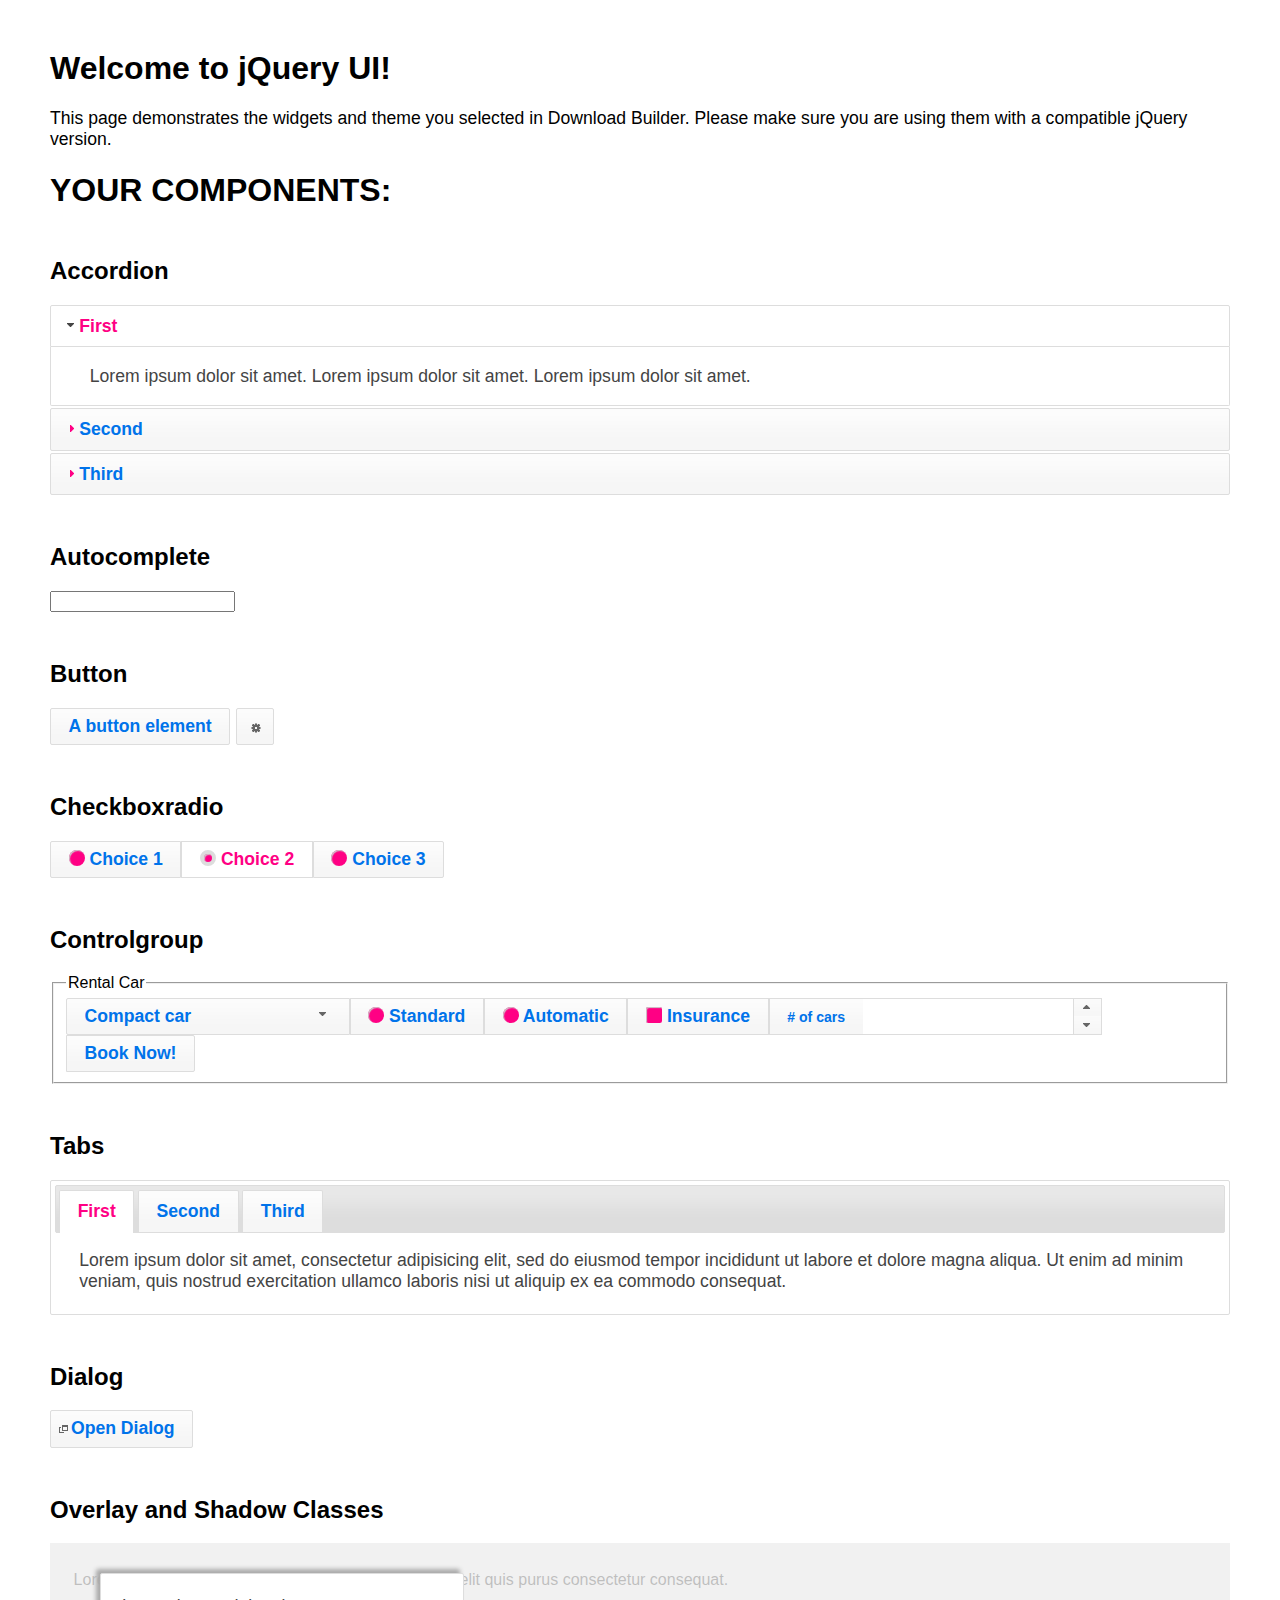
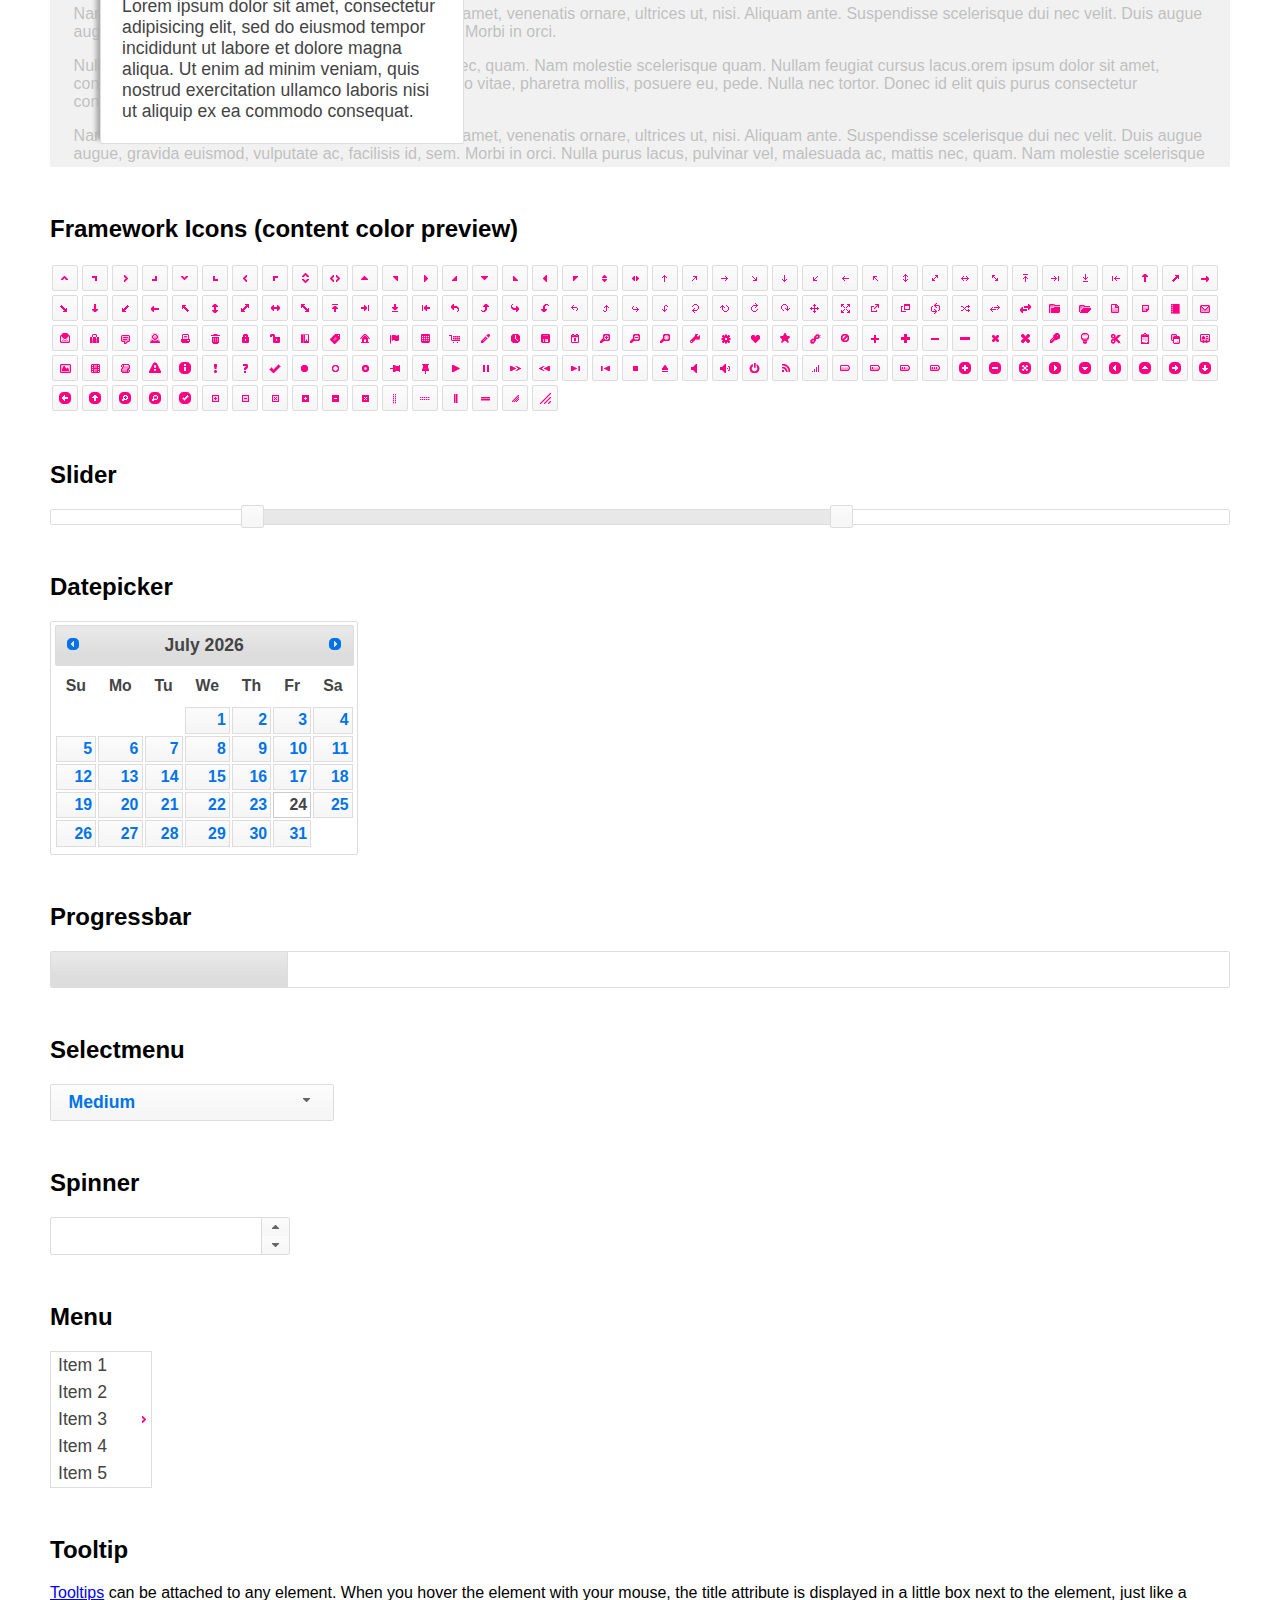
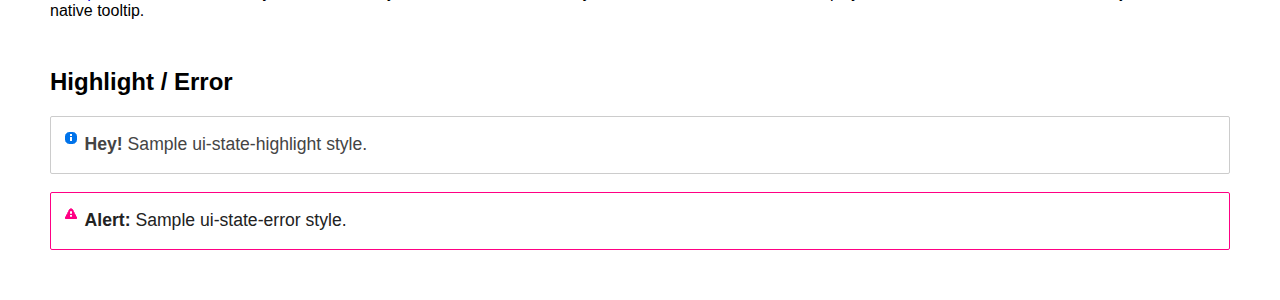
<file: project-Final/jquery-ui-1.14.1.custom/index.html>
<!doctype html>
<html lang="us">
<head>
	<meta charset="utf-8">
	<title>jQuery UI Example Page</title>
	<link href="jquery-ui.css" rel="stylesheet">
	<style>
	body{
		font-family: "Trebuchet MS", sans-serif;
		margin: 50px;
	}
	.demoHeaders {
		margin-top: 2em;
	}
	#dialog-link {
		padding: .4em 1em .4em 20px;
		text-decoration: none;
		position: relative;
	}
	#dialog-link span.ui-icon {
		margin: 0 5px 0 0;
		position: absolute;
		left: .2em;
		top: 50%;
		margin-top: -8px;
	}
	#icons {
		margin: 0;
		padding: 0;
	}
	#icons li {
		margin: 2px;
		position: relative;
		padding: 4px 0;
		cursor: pointer;
		float: left;
		list-style: none;
	}
	#icons span.ui-icon {
		float: left;
		margin: 0 4px;
	}
	.fakewindowcontain .ui-widget-overlay {
		position: absolute;
	}
	select {
		width: 200px;
	}
	</style>
</head>
<body>

<h1>Welcome to jQuery UI!</h1>

<div class="ui-widget">
	<p>This page demonstrates the widgets and theme you selected in Download Builder. Please make sure you are using them with a compatible jQuery version.</p>
</div>

<h1>YOUR COMPONENTS:</h1>

<!-- Accordion -->
<h2 class="demoHeaders">Accordion</h2>
<div id="accordion">
	<h3>First</h3>
	<div>Lorem ipsum dolor sit amet. Lorem ipsum dolor sit amet. Lorem ipsum dolor sit amet.</div>
	<h3>Second</h3>
	<div>Phasellus mattis tincidunt nibh.</div>
	<h3>Third</h3>
	<div>Nam dui erat, auctor a, dignissim quis.</div>
</div>

<!-- Autocomplete -->
<h2 class="demoHeaders">Autocomplete</h2>
<div>
	<input id="autocomplete" title="type &quot;a&quot;">
</div>

<!-- Button -->
<h2 class="demoHeaders">Button</h2>
<button id="button">A button element</button>
<button id="button-icon">An icon-only button</button>

<!-- Checkboxradio -->
<h2 class="demoHeaders">Checkboxradio</h2>
<form style="margin-top: 1em;">
	<div id="radioset">
		<input type="radio" id="radio1" name="radio"><label for="radio1">Choice 1</label>
		<input type="radio" id="radio2" name="radio" checked="checked"><label for="radio2">Choice 2</label>
		<input type="radio" id="radio3" name="radio"><label for="radio3">Choice 3</label>
	</div>
</form>

<!-- Controlgroup -->
<h2 class="demoHeaders">Controlgroup</h2>
<fieldset>
	<legend>Rental Car</legend>
	<div id="controlgroup">
		<select id="car-type">
			<option>Compact car</option>
			<option>Midsize car</option>
			<option>Full size car</option>
			<option>SUV</option>
			<option>Luxury</option>
			<option>Truck</option>
			<option>Van</option>
		</select>
		<label for="transmission-standard">Standard</label>
		<input type="radio" name="transmission" id="transmission-standard">
		<label for="transmission-automatic">Automatic</label>
		<input type="radio" name="transmission" id="transmission-automatic">
		<label for="insurance">Insurance</label>
		<input type="checkbox" name="insurance" id="insurance">
		<label for="horizontal-spinner" class="ui-controlgroup-label"># of cars</label>
		<input id="horizontal-spinner" class="ui-spinner-input">
		<button>Book Now!</button>
	</div>
</fieldset>

<!-- Tabs -->
<h2 class="demoHeaders">Tabs</h2>
<div id="tabs">
	<ul>
		<li><a href="#tabs-1">First</a></li>
		<li><a href="#tabs-2">Second</a></li>
		<li><a href="#tabs-3">Third</a></li>
	</ul>
	<div id="tabs-1">Lorem ipsum dolor sit amet, consectetur adipisicing elit, sed do eiusmod tempor incididunt ut labore et dolore magna aliqua. Ut enim ad minim veniam, quis nostrud exercitation ullamco laboris nisi ut aliquip ex ea commodo consequat.</div>
	<div id="tabs-2">Phasellus mattis tincidunt nibh. Cras orci urna, blandit id, pretium vel, aliquet ornare, felis. Maecenas scelerisque sem non nisl. Fusce sed lorem in enim dictum bibendum.</div>
	<div id="tabs-3">Nam dui erat, auctor a, dignissim quis, sollicitudin eu, felis. Pellentesque nisi urna, interdum eget, sagittis et, consequat vestibulum, lacus. Mauris porttitor ullamcorper augue.</div>
</div>

<h2 class="demoHeaders">Dialog</h2>
<p>
	<button id="dialog-link" class="ui-button ui-corner-all ui-widget">
		<span class="ui-icon ui-icon-newwin"></span>Open Dialog
	</button>
</p>

<h2 class="demoHeaders">Overlay and Shadow Classes</h2>
<div style="position: relative; width: 96%; height: 200px; padding:1% 2%; overflow:hidden;" class="fakewindowcontain">
	<p>Lorem ipsum dolor sit amet,  Nulla nec tortor. Donec id elit quis purus consectetur consequat. </p><p>Nam congue semper tellus. Sed erat dolor, dapibus sit amet, venenatis ornare, ultrices ut, nisi. Aliquam ante. Suspendisse scelerisque dui nec velit. Duis augue augue, gravida euismod, vulputate ac, facilisis id, sem. Morbi in orci. </p><p>Nulla purus lacus, pulvinar vel, malesuada ac, mattis nec, quam. Nam molestie scelerisque quam. Nullam feugiat cursus lacus.orem ipsum dolor sit amet, consectetur adipiscing elit. Donec libero risus, commodo vitae, pharetra mollis, posuere eu, pede. Nulla nec tortor. Donec id elit quis purus consectetur consequat. </p><p>Nam congue semper tellus. Sed erat dolor, dapibus sit amet, venenatis ornare, ultrices ut, nisi. Aliquam ante. Suspendisse scelerisque dui nec velit. Duis augue augue, gravida euismod, vulputate ac, facilisis id, sem. Morbi in orci. Nulla purus lacus, pulvinar vel, malesuada ac, mattis nec, quam. Nam molestie scelerisque quam. </p><p>Nullam feugiat cursus lacus.orem ipsum dolor sit amet, consectetur adipiscing elit. Donec libero risus, commodo vitae, pharetra mollis, posuere eu, pede. Nulla nec tortor. Donec id elit quis purus consectetur consequat. Nam congue semper tellus. Sed erat dolor, dapibus sit amet, venenatis ornare, ultrices ut, nisi. Aliquam ante. </p><p>Suspendisse scelerisque dui nec velit. Duis augue augue, gravida euismod, vulputate ac, facilisis id, sem. Morbi in orci. Nulla purus lacus, pulvinar vel, malesuada ac, mattis nec, quam. Nam molestie scelerisque quam. Nullam feugiat cursus lacus.orem ipsum dolor sit amet, consectetur adipiscing elit. Donec libero risus, commodo vitae, pharetra mollis, posuere eu, pede. Nulla nec tortor. Donec id elit quis purus consectetur consequat. Nam congue semper tellus. Sed erat dolor, dapibus sit amet, venenatis ornare, ultrices ut, nisi. </p>

	<!-- ui-dialog -->
	<div class="ui-widget-overlay ui-front"></div>
	<div style="position: absolute; width: 320px; left: 50px; top: 30px; padding: 1.2em" class="ui-widget ui-front ui-widget-content ui-corner-all ui-widget-shadow">
		Lorem ipsum dolor sit amet, consectetur adipisicing elit, sed do eiusmod tempor incididunt ut labore et dolore magna aliqua. Ut enim ad minim veniam, quis nostrud exercitation ullamco laboris nisi ut aliquip ex ea commodo consequat.
	</div>

</div>

<!-- ui-dialog -->
<div id="dialog" title="Dialog Title">
	<p>Lorem ipsum dolor sit amet, consectetur adipisicing elit, sed do eiusmod tempor incididunt ut labore et dolore magna aliqua. Ut enim ad minim veniam, quis nostrud exercitation ullamco laboris nisi ut aliquip ex ea commodo consequat.</p>
</div>


<h2 class="demoHeaders">Framework Icons (content color preview)</h2>
<ul id="icons" class="ui-widget ui-helper-clearfix">
	<li class="ui-state-default ui-corner-all" title=".ui-icon-caret-1-n"><span class="ui-icon ui-icon-caret-1-n"></span></li>
	<li class="ui-state-default ui-corner-all" title=".ui-icon-caret-1-ne"><span class="ui-icon ui-icon-caret-1-ne"></span></li>
	<li class="ui-state-default ui-corner-all" title=".ui-icon-caret-1-e"><span class="ui-icon ui-icon-caret-1-e"></span></li>
	<li class="ui-state-default ui-corner-all" title=".ui-icon-caret-1-se"><span class="ui-icon ui-icon-caret-1-se"></span></li>
	<li class="ui-state-default ui-corner-all" title=".ui-icon-caret-1-s"><span class="ui-icon ui-icon-caret-1-s"></span></li>
	<li class="ui-state-default ui-corner-all" title=".ui-icon-caret-1-sw"><span class="ui-icon ui-icon-caret-1-sw"></span></li>
	<li class="ui-state-default ui-corner-all" title=".ui-icon-caret-1-w"><span class="ui-icon ui-icon-caret-1-w"></span></li>
	<li class="ui-state-default ui-corner-all" title=".ui-icon-caret-1-nw"><span class="ui-icon ui-icon-caret-1-nw"></span></li>
	<li class="ui-state-default ui-corner-all" title=".ui-icon-caret-2-n-s"><span class="ui-icon ui-icon-caret-2-n-s"></span></li>
	<li class="ui-state-default ui-corner-all" title=".ui-icon-caret-2-e-w"><span class="ui-icon ui-icon-caret-2-e-w"></span></li>
	<li class="ui-state-default ui-corner-all" title=".ui-icon-triangle-1-n"><span class="ui-icon ui-icon-triangle-1-n"></span></li>
	<li class="ui-state-default ui-corner-all" title=".ui-icon-triangle-1-ne"><span class="ui-icon ui-icon-triangle-1-ne"></span></li>
	<li class="ui-state-default ui-corner-all" title=".ui-icon-triangle-1-e"><span class="ui-icon ui-icon-triangle-1-e"></span></li>
	<li class="ui-state-default ui-corner-all" title=".ui-icon-triangle-1-se"><span class="ui-icon ui-icon-triangle-1-se"></span></li>
	<li class="ui-state-default ui-corner-all" title=".ui-icon-triangle-1-s"><span class="ui-icon ui-icon-triangle-1-s"></span></li>
	<li class="ui-state-default ui-corner-all" title=".ui-icon-triangle-1-sw"><span class="ui-icon ui-icon-triangle-1-sw"></span></li>
	<li class="ui-state-default ui-corner-all" title=".ui-icon-triangle-1-w"><span class="ui-icon ui-icon-triangle-1-w"></span></li>
	<li class="ui-state-default ui-corner-all" title=".ui-icon-triangle-1-nw"><span class="ui-icon ui-icon-triangle-1-nw"></span></li>
	<li class="ui-state-default ui-corner-all" title=".ui-icon-triangle-2-n-s"><span class="ui-icon ui-icon-triangle-2-n-s"></span></li>
	<li class="ui-state-default ui-corner-all" title=".ui-icon-triangle-2-e-w"><span class="ui-icon ui-icon-triangle-2-e-w"></span></li>
	<li class="ui-state-default ui-corner-all" title=".ui-icon-arrow-1-n"><span class="ui-icon ui-icon-arrow-1-n"></span></li>
	<li class="ui-state-default ui-corner-all" title=".ui-icon-arrow-1-ne"><span class="ui-icon ui-icon-arrow-1-ne"></span></li>
	<li class="ui-state-default ui-corner-all" title=".ui-icon-arrow-1-e"><span class="ui-icon ui-icon-arrow-1-e"></span></li>
	<li class="ui-state-default ui-corner-all" title=".ui-icon-arrow-1-se"><span class="ui-icon ui-icon-arrow-1-se"></span></li>
	<li class="ui-state-default ui-corner-all" title=".ui-icon-arrow-1-s"><span class="ui-icon ui-icon-arrow-1-s"></span></li>
	<li class="ui-state-default ui-corner-all" title=".ui-icon-arrow-1-sw"><span class="ui-icon ui-icon-arrow-1-sw"></span></li>
	<li class="ui-state-default ui-corner-all" title=".ui-icon-arrow-1-w"><span class="ui-icon ui-icon-arrow-1-w"></span></li>
	<li class="ui-state-default ui-corner-all" title=".ui-icon-arrow-1-nw"><span class="ui-icon ui-icon-arrow-1-nw"></span></li>
	<li class="ui-state-default ui-corner-all" title=".ui-icon-arrow-2-n-s"><span class="ui-icon ui-icon-arrow-2-n-s"></span></li>
	<li class="ui-state-default ui-corner-all" title=".ui-icon-arrow-2-ne-sw"><span class="ui-icon ui-icon-arrow-2-ne-sw"></span></li>
	<li class="ui-state-default ui-corner-all" title=".ui-icon-arrow-2-e-w"><span class="ui-icon ui-icon-arrow-2-e-w"></span></li>
	<li class="ui-state-default ui-corner-all" title=".ui-icon-arrow-2-se-nw"><span class="ui-icon ui-icon-arrow-2-se-nw"></span></li>
	<li class="ui-state-default ui-corner-all" title=".ui-icon-arrowstop-1-n"><span class="ui-icon ui-icon-arrowstop-1-n"></span></li>
	<li class="ui-state-default ui-corner-all" title=".ui-icon-arrowstop-1-e"><span class="ui-icon ui-icon-arrowstop-1-e"></span></li>
	<li class="ui-state-default ui-corner-all" title=".ui-icon-arrowstop-1-s"><span class="ui-icon ui-icon-arrowstop-1-s"></span></li>
	<li class="ui-state-default ui-corner-all" title=".ui-icon-arrowstop-1-w"><span class="ui-icon ui-icon-arrowstop-1-w"></span></li>
	<li class="ui-state-default ui-corner-all" title=".ui-icon-arrowthick-1-n"><span class="ui-icon ui-icon-arrowthick-1-n"></span></li>
	<li class="ui-state-default ui-corner-all" title=".ui-icon-arrowthick-1-ne"><span class="ui-icon ui-icon-arrowthick-1-ne"></span></li>
	<li class="ui-state-default ui-corner-all" title=".ui-icon-arrowthick-1-e"><span class="ui-icon ui-icon-arrowthick-1-e"></span></li>
	<li class="ui-state-default ui-corner-all" title=".ui-icon-arrowthick-1-se"><span class="ui-icon ui-icon-arrowthick-1-se"></span></li>
	<li class="ui-state-default ui-corner-all" title=".ui-icon-arrowthick-1-s"><span class="ui-icon ui-icon-arrowthick-1-s"></span></li>
	<li class="ui-state-default ui-corner-all" title=".ui-icon-arrowthick-1-sw"><span class="ui-icon ui-icon-arrowthick-1-sw"></span></li>
	<li class="ui-state-default ui-corner-all" title=".ui-icon-arrowthick-1-w"><span class="ui-icon ui-icon-arrowthick-1-w"></span></li>
	<li class="ui-state-default ui-corner-all" title=".ui-icon-arrowthick-1-nw"><span class="ui-icon ui-icon-arrowthick-1-nw"></span></li>
	<li class="ui-state-default ui-corner-all" title=".ui-icon-arrowthick-2-n-s"><span class="ui-icon ui-icon-arrowthick-2-n-s"></span></li>
	<li class="ui-state-default ui-corner-all" title=".ui-icon-arrowthick-2-ne-sw"><span class="ui-icon ui-icon-arrowthick-2-ne-sw"></span></li>
	<li class="ui-state-default ui-corner-all" title=".ui-icon-arrowthick-2-e-w"><span class="ui-icon ui-icon-arrowthick-2-e-w"></span></li>
	<li class="ui-state-default ui-corner-all" title=".ui-icon-arrowthick-2-se-nw"><span class="ui-icon ui-icon-arrowthick-2-se-nw"></span></li>
	<li class="ui-state-default ui-corner-all" title=".ui-icon-arrowthickstop-1-n"><span class="ui-icon ui-icon-arrowthickstop-1-n"></span></li>
	<li class="ui-state-default ui-corner-all" title=".ui-icon-arrowthickstop-1-e"><span class="ui-icon ui-icon-arrowthickstop-1-e"></span></li>
	<li class="ui-state-default ui-corner-all" title=".ui-icon-arrowthickstop-1-s"><span class="ui-icon ui-icon-arrowthickstop-1-s"></span></li>
	<li class="ui-state-default ui-corner-all" title=".ui-icon-arrowthickstop-1-w"><span class="ui-icon ui-icon-arrowthickstop-1-w"></span></li>
	<li class="ui-state-default ui-corner-all" title=".ui-icon-arrowreturnthick-1-w"><span class="ui-icon ui-icon-arrowreturnthick-1-w"></span></li>
	<li class="ui-state-default ui-corner-all" title=".ui-icon-arrowreturnthick-1-n"><span class="ui-icon ui-icon-arrowreturnthick-1-n"></span></li>
	<li class="ui-state-default ui-corner-all" title=".ui-icon-arrowreturnthick-1-e"><span class="ui-icon ui-icon-arrowreturnthick-1-e"></span></li>
	<li class="ui-state-default ui-corner-all" title=".ui-icon-arrowreturnthick-1-s"><span class="ui-icon ui-icon-arrowreturnthick-1-s"></span></li>
	<li class="ui-state-default ui-corner-all" title=".ui-icon-arrowreturn-1-w"><span class="ui-icon ui-icon-arrowreturn-1-w"></span></li>
	<li class="ui-state-default ui-corner-all" title=".ui-icon-arrowreturn-1-n"><span class="ui-icon ui-icon-arrowreturn-1-n"></span></li>
	<li class="ui-state-default ui-corner-all" title=".ui-icon-arrowreturn-1-e"><span class="ui-icon ui-icon-arrowreturn-1-e"></span></li>
	<li class="ui-state-default ui-corner-all" title=".ui-icon-arrowreturn-1-s"><span class="ui-icon ui-icon-arrowreturn-1-s"></span></li>
	<li class="ui-state-default ui-corner-all" title=".ui-icon-arrowrefresh-1-w"><span class="ui-icon ui-icon-arrowrefresh-1-w"></span></li>
	<li class="ui-state-default ui-corner-all" title=".ui-icon-arrowrefresh-1-n"><span class="ui-icon ui-icon-arrowrefresh-1-n"></span></li>
	<li class="ui-state-default ui-corner-all" title=".ui-icon-arrowrefresh-1-e"><span class="ui-icon ui-icon-arrowrefresh-1-e"></span></li>
	<li class="ui-state-default ui-corner-all" title=".ui-icon-arrowrefresh-1-s"><span class="ui-icon ui-icon-arrowrefresh-1-s"></span></li>
	<li class="ui-state-default ui-corner-all" title=".ui-icon-arrow-4"><span class="ui-icon ui-icon-arrow-4"></span></li>
	<li class="ui-state-default ui-corner-all" title=".ui-icon-arrow-4-diag"><span class="ui-icon ui-icon-arrow-4-diag"></span></li>
	<li class="ui-state-default ui-corner-all" title=".ui-icon-extlink"><span class="ui-icon ui-icon-extlink"></span></li>
	<li class="ui-state-default ui-corner-all" title=".ui-icon-newwin"><span class="ui-icon ui-icon-newwin"></span></li>
	<li class="ui-state-default ui-corner-all" title=".ui-icon-refresh"><span class="ui-icon ui-icon-refresh"></span></li>
	<li class="ui-state-default ui-corner-all" title=".ui-icon-shuffle"><span class="ui-icon ui-icon-shuffle"></span></li>
	<li class="ui-state-default ui-corner-all" title=".ui-icon-transfer-e-w"><span class="ui-icon ui-icon-transfer-e-w"></span></li>
	<li class="ui-state-default ui-corner-all" title=".ui-icon-transferthick-e-w"><span class="ui-icon ui-icon-transferthick-e-w"></span></li>
	<li class="ui-state-default ui-corner-all" title=".ui-icon-folder-collapsed"><span class="ui-icon ui-icon-folder-collapsed"></span></li>
	<li class="ui-state-default ui-corner-all" title=".ui-icon-folder-open"><span class="ui-icon ui-icon-folder-open"></span></li>
	<li class="ui-state-default ui-corner-all" title=".ui-icon-document"><span class="ui-icon ui-icon-document"></span></li>
	<li class="ui-state-default ui-corner-all" title=".ui-icon-document-b"><span class="ui-icon ui-icon-document-b"></span></li>
	<li class="ui-state-default ui-corner-all" title=".ui-icon-note"><span class="ui-icon ui-icon-note"></span></li>
	<li class="ui-state-default ui-corner-all" title=".ui-icon-mail-closed"><span class="ui-icon ui-icon-mail-closed"></span></li>
	<li class="ui-state-default ui-corner-all" title=".ui-icon-mail-open"><span class="ui-icon ui-icon-mail-open"></span></li>
	<li class="ui-state-default ui-corner-all" title=".ui-icon-suitcase"><span class="ui-icon ui-icon-suitcase"></span></li>
	<li class="ui-state-default ui-corner-all" title=".ui-icon-comment"><span class="ui-icon ui-icon-comment"></span></li>
	<li class="ui-state-default ui-corner-all" title=".ui-icon-person"><span class="ui-icon ui-icon-person"></span></li>
	<li class="ui-state-default ui-corner-all" title=".ui-icon-print"><span class="ui-icon ui-icon-print"></span></li>
	<li class="ui-state-default ui-corner-all" title=".ui-icon-trash"><span class="ui-icon ui-icon-trash"></span></li>
	<li class="ui-state-default ui-corner-all" title=".ui-icon-locked"><span class="ui-icon ui-icon-locked"></span></li>
	<li class="ui-state-default ui-corner-all" title=".ui-icon-unlocked"><span class="ui-icon ui-icon-unlocked"></span></li>
	<li class="ui-state-default ui-corner-all" title=".ui-icon-bookmark"><span class="ui-icon ui-icon-bookmark"></span></li>
	<li class="ui-state-default ui-corner-all" title=".ui-icon-tag"><span class="ui-icon ui-icon-tag"></span></li>
	<li class="ui-state-default ui-corner-all" title=".ui-icon-home"><span class="ui-icon ui-icon-home"></span></li>
	<li class="ui-state-default ui-corner-all" title=".ui-icon-flag"><span class="ui-icon ui-icon-flag"></span></li>
	<li class="ui-state-default ui-corner-all" title=".ui-icon-calculator"><span class="ui-icon ui-icon-calculator"></span></li>
	<li class="ui-state-default ui-corner-all" title=".ui-icon-cart"><span class="ui-icon ui-icon-cart"></span></li>
	<li class="ui-state-default ui-corner-all" title=".ui-icon-pencil"><span class="ui-icon ui-icon-pencil"></span></li>
	<li class="ui-state-default ui-corner-all" title=".ui-icon-clock"><span class="ui-icon ui-icon-clock"></span></li>
	<li class="ui-state-default ui-corner-all" title=".ui-icon-disk"><span class="ui-icon ui-icon-disk"></span></li>
	<li class="ui-state-default ui-corner-all" title=".ui-icon-calendar"><span class="ui-icon ui-icon-calendar"></span></li>
	<li class="ui-state-default ui-corner-all" title=".ui-icon-zoomin"><span class="ui-icon ui-icon-zoomin"></span></li>
	<li class="ui-state-default ui-corner-all" title=".ui-icon-zoomout"><span class="ui-icon ui-icon-zoomout"></span></li>
	<li class="ui-state-default ui-corner-all" title=".ui-icon-search"><span class="ui-icon ui-icon-search"></span></li>
	<li class="ui-state-default ui-corner-all" title=".ui-icon-wrench"><span class="ui-icon ui-icon-wrench"></span></li>
	<li class="ui-state-default ui-corner-all" title=".ui-icon-gear"><span class="ui-icon ui-icon-gear"></span></li>
	<li class="ui-state-default ui-corner-all" title=".ui-icon-heart"><span class="ui-icon ui-icon-heart"></span></li>
	<li class="ui-state-default ui-corner-all" title=".ui-icon-star"><span class="ui-icon ui-icon-star"></span></li>
	<li class="ui-state-default ui-corner-all" title=".ui-icon-link"><span class="ui-icon ui-icon-link"></span></li>
	<li class="ui-state-default ui-corner-all" title=".ui-icon-cancel"><span class="ui-icon ui-icon-cancel"></span></li>
	<li class="ui-state-default ui-corner-all" title=".ui-icon-plus"><span class="ui-icon ui-icon-plus"></span></li>
	<li class="ui-state-default ui-corner-all" title=".ui-icon-plusthick"><span class="ui-icon ui-icon-plusthick"></span></li>
	<li class="ui-state-default ui-corner-all" title=".ui-icon-minus"><span class="ui-icon ui-icon-minus"></span></li>
	<li class="ui-state-default ui-corner-all" title=".ui-icon-minusthick"><span class="ui-icon ui-icon-minusthick"></span></li>
	<li class="ui-state-default ui-corner-all" title=".ui-icon-close"><span class="ui-icon ui-icon-close"></span></li>
	<li class="ui-state-default ui-corner-all" title=".ui-icon-closethick"><span class="ui-icon ui-icon-closethick"></span></li>
	<li class="ui-state-default ui-corner-all" title=".ui-icon-key"><span class="ui-icon ui-icon-key"></span></li>
	<li class="ui-state-default ui-corner-all" title=".ui-icon-lightbulb"><span class="ui-icon ui-icon-lightbulb"></span></li>
	<li class="ui-state-default ui-corner-all" title=".ui-icon-scissors"><span class="ui-icon ui-icon-scissors"></span></li>
	<li class="ui-state-default ui-corner-all" title=".ui-icon-clipboard"><span class="ui-icon ui-icon-clipboard"></span></li>
	<li class="ui-state-default ui-corner-all" title=".ui-icon-copy"><span class="ui-icon ui-icon-copy"></span></li>
	<li class="ui-state-default ui-corner-all" title=".ui-icon-contact"><span class="ui-icon ui-icon-contact"></span></li>
	<li class="ui-state-default ui-corner-all" title=".ui-icon-image"><span class="ui-icon ui-icon-image"></span></li>
	<li class="ui-state-default ui-corner-all" title=".ui-icon-video"><span class="ui-icon ui-icon-video"></span></li>
	<li class="ui-state-default ui-corner-all" title=".ui-icon-script"><span class="ui-icon ui-icon-script"></span></li>
	<li class="ui-state-default ui-corner-all" title=".ui-icon-alert"><span class="ui-icon ui-icon-alert"></span></li>
	<li class="ui-state-default ui-corner-all" title=".ui-icon-info"><span class="ui-icon ui-icon-info"></span></li>
	<li class="ui-state-default ui-corner-all" title=".ui-icon-notice"><span class="ui-icon ui-icon-notice"></span></li>
	<li class="ui-state-default ui-corner-all" title=".ui-icon-help"><span class="ui-icon ui-icon-help"></span></li>
	<li class="ui-state-default ui-corner-all" title=".ui-icon-check"><span class="ui-icon ui-icon-check"></span></li>
	<li class="ui-state-default ui-corner-all" title=".ui-icon-bullet"><span class="ui-icon ui-icon-bullet"></span></li>
	<li class="ui-state-default ui-corner-all" title=".ui-icon-radio-off"><span class="ui-icon ui-icon-radio-off"></span></li>
	<li class="ui-state-default ui-corner-all" title=".ui-icon-radio-on"><span class="ui-icon ui-icon-radio-on"></span></li>
	<li class="ui-state-default ui-corner-all" title=".ui-icon-pin-w"><span class="ui-icon ui-icon-pin-w"></span></li>
	<li class="ui-state-default ui-corner-all" title=".ui-icon-pin-s"><span class="ui-icon ui-icon-pin-s"></span></li>
	<li class="ui-state-default ui-corner-all" title=".ui-icon-play"><span class="ui-icon ui-icon-play"></span></li>
	<li class="ui-state-default ui-corner-all" title=".ui-icon-pause"><span class="ui-icon ui-icon-pause"></span></li>
	<li class="ui-state-default ui-corner-all" title=".ui-icon-seek-next"><span class="ui-icon ui-icon-seek-next"></span></li>
	<li class="ui-state-default ui-corner-all" title=".ui-icon-seek-prev"><span class="ui-icon ui-icon-seek-prev"></span></li>
	<li class="ui-state-default ui-corner-all" title=".ui-icon-seek-end"><span class="ui-icon ui-icon-seek-end"></span></li>
	<li class="ui-state-default ui-corner-all" title=".ui-icon-seek-first"><span class="ui-icon ui-icon-seek-first"></span></li>
	<li class="ui-state-default ui-corner-all" title=".ui-icon-stop"><span class="ui-icon ui-icon-stop"></span></li>
	<li class="ui-state-default ui-corner-all" title=".ui-icon-eject"><span class="ui-icon ui-icon-eject"></span></li>
	<li class="ui-state-default ui-corner-all" title=".ui-icon-volume-off"><span class="ui-icon ui-icon-volume-off"></span></li>
	<li class="ui-state-default ui-corner-all" title=".ui-icon-volume-on"><span class="ui-icon ui-icon-volume-on"></span></li>
	<li class="ui-state-default ui-corner-all" title=".ui-icon-power"><span class="ui-icon ui-icon-power"></span></li>
	<li class="ui-state-default ui-corner-all" title=".ui-icon-signal-diag"><span class="ui-icon ui-icon-signal-diag"></span></li>
	<li class="ui-state-default ui-corner-all" title=".ui-icon-signal"><span class="ui-icon ui-icon-signal"></span></li>
	<li class="ui-state-default ui-corner-all" title=".ui-icon-battery-0"><span class="ui-icon ui-icon-battery-0"></span></li>
	<li class="ui-state-default ui-corner-all" title=".ui-icon-battery-1"><span class="ui-icon ui-icon-battery-1"></span></li>
	<li class="ui-state-default ui-corner-all" title=".ui-icon-battery-2"><span class="ui-icon ui-icon-battery-2"></span></li>
	<li class="ui-state-default ui-corner-all" title=".ui-icon-battery-3"><span class="ui-icon ui-icon-battery-3"></span></li>
	<li class="ui-state-default ui-corner-all" title=".ui-icon-circle-plus"><span class="ui-icon ui-icon-circle-plus"></span></li>
	<li class="ui-state-default ui-corner-all" title=".ui-icon-circle-minus"><span class="ui-icon ui-icon-circle-minus"></span></li>
	<li class="ui-state-default ui-corner-all" title=".ui-icon-circle-close"><span class="ui-icon ui-icon-circle-close"></span></li>
	<li class="ui-state-default ui-corner-all" title=".ui-icon-circle-triangle-e"><span class="ui-icon ui-icon-circle-triangle-e"></span></li>
	<li class="ui-state-default ui-corner-all" title=".ui-icon-circle-triangle-s"><span class="ui-icon ui-icon-circle-triangle-s"></span></li>
	<li class="ui-state-default ui-corner-all" title=".ui-icon-circle-triangle-w"><span class="ui-icon ui-icon-circle-triangle-w"></span></li>
	<li class="ui-state-default ui-corner-all" title=".ui-icon-circle-triangle-n"><span class="ui-icon ui-icon-circle-triangle-n"></span></li>
	<li class="ui-state-default ui-corner-all" title=".ui-icon-circle-arrow-e"><span class="ui-icon ui-icon-circle-arrow-e"></span></li>
	<li class="ui-state-default ui-corner-all" title=".ui-icon-circle-arrow-s"><span class="ui-icon ui-icon-circle-arrow-s"></span></li>
	<li class="ui-state-default ui-corner-all" title=".ui-icon-circle-arrow-w"><span class="ui-icon ui-icon-circle-arrow-w"></span></li>
	<li class="ui-state-default ui-corner-all" title=".ui-icon-circle-arrow-n"><span class="ui-icon ui-icon-circle-arrow-n"></span></li>
	<li class="ui-state-default ui-corner-all" title=".ui-icon-circle-zoomin"><span class="ui-icon ui-icon-circle-zoomin"></span></li>
	<li class="ui-state-default ui-corner-all" title=".ui-icon-circle-zoomout"><span class="ui-icon ui-icon-circle-zoomout"></span></li>
	<li class="ui-state-default ui-corner-all" title=".ui-icon-circle-check"><span class="ui-icon ui-icon-circle-check"></span></li>
	<li class="ui-state-default ui-corner-all" title=".ui-icon-circlesmall-plus"><span class="ui-icon ui-icon-circlesmall-plus"></span></li>
	<li class="ui-state-default ui-corner-all" title=".ui-icon-circlesmall-minus"><span class="ui-icon ui-icon-circlesmall-minus"></span></li>
	<li class="ui-state-default ui-corner-all" title=".ui-icon-circlesmall-close"><span class="ui-icon ui-icon-circlesmall-close"></span></li>
	<li class="ui-state-default ui-corner-all" title=".ui-icon-squaresmall-plus"><span class="ui-icon ui-icon-squaresmall-plus"></span></li>
	<li class="ui-state-default ui-corner-all" title=".ui-icon-squaresmall-minus"><span class="ui-icon ui-icon-squaresmall-minus"></span></li>
	<li class="ui-state-default ui-corner-all" title=".ui-icon-squaresmall-close"><span class="ui-icon ui-icon-squaresmall-close"></span></li>
	<li class="ui-state-default ui-corner-all" title=".ui-icon-grip-dotted-vertical"><span class="ui-icon ui-icon-grip-dotted-vertical"></span></li>
	<li class="ui-state-default ui-corner-all" title=".ui-icon-grip-dotted-horizontal"><span class="ui-icon ui-icon-grip-dotted-horizontal"></span></li>
	<li class="ui-state-default ui-corner-all" title=".ui-icon-grip-solid-vertical"><span class="ui-icon ui-icon-grip-solid-vertical"></span></li>
	<li class="ui-state-default ui-corner-all" title=".ui-icon-grip-solid-horizontal"><span class="ui-icon ui-icon-grip-solid-horizontal"></span></li>
	<li class="ui-state-default ui-corner-all" title=".ui-icon-gripsmall-diagonal-se"><span class="ui-icon ui-icon-gripsmall-diagonal-se"></span></li>
	<li class="ui-state-default ui-corner-all" title=".ui-icon-grip-diagonal-se"><span class="ui-icon ui-icon-grip-diagonal-se"></span></li>
</ul>

<!-- Slider -->
<h2 class="demoHeaders">Slider</h2>
<div id="slider"></div>

<!-- Datepicker -->
<h2 class="demoHeaders">Datepicker</h2>
<div id="datepicker"></div>

<!-- Progressbar -->
<h2 class="demoHeaders">Progressbar</h2>
<div id="progressbar"></div>

<!-- Progressbar -->
<h2 class="demoHeaders">Selectmenu</h2>
<select id="selectmenu">
	<option>Slower</option>
	<option>Slow</option>
	<option selected="selected">Medium</option>
	<option>Fast</option>
	<option>Faster</option>
</select>

<!-- Spinner -->
<h2 class="demoHeaders">Spinner</h2>
<input id="spinner">

<!-- Menu -->
<h2 class="demoHeaders">Menu</h2>
<ul style="width:100px;" id="menu">
	<li><div>Item 1</div></li>
	<li><div>Item 2</div></li>
	<li><div>Item 3</div>
		<ul>
			<li><div>Item 3-1</div></li>
			<li><div>Item 3-2</div></li>
			<li><div>Item 3-3</div></li>
			<li><div>Item 3-4</div></li>
			<li><div>Item 3-5</div></li>
		</ul>
	</li>
	<li><div>Item 4</div></li>
	<li><div>Item 5</div></li>
</ul>

<!-- Tooltip -->
<h2 class="demoHeaders">Tooltip</h2>
<p id="tooltip">
	<a href="#" title="That&apos;s what this widget is">Tooltips</a> can be attached to any element. When you hover
the element with your mouse, the title attribute is displayed in a little box next to the element, just like a native tooltip.
</p>

<!-- Highlight / Error -->
<h2 class="demoHeaders">Highlight / Error</h2>
<div class="ui-widget">
	<div class="ui-state-highlight ui-corner-all" style="margin-top: 20px; padding: 0 .7em;">
		<p><span class="ui-icon ui-icon-info" style="float: left; margin-right: .3em;"></span>
		<strong>Hey!</strong> Sample ui-state-highlight style.</p>
	</div>
</div>
<br>
<div class="ui-widget">
	<div class="ui-state-error ui-corner-all" style="padding: 0 .7em;">
		<p><span class="ui-icon ui-icon-alert" style="float: left; margin-right: .3em;"></span>
		<strong>Alert:</strong> Sample ui-state-error style.</p>
	</div>
</div>

<script src="external/jquery/jquery.js"></script>
<script src="jquery-ui.js"></script>
<script>
$( "#accordion" ).accordion();

var availableTags = [
	"ActionScript",
	"AppleScript",
	"Asp",
	"BASIC",
	"C",
	"C++",
	"Clojure",
	"COBOL",
	"ColdFusion",
	"Erlang",
	"Fortran",
	"Groovy",
	"Haskell",
	"Java",
	"JavaScript",
	"Lisp",
	"Perl",
	"PHP",
	"Python",
	"Ruby",
	"Scala",
	"Scheme"
];
$( "#autocomplete" ).autocomplete({
	source: availableTags
});

$( "#button" ).button();
$( "#button-icon" ).button({
	icon: "ui-icon-gear",
	showLabel: false
});

$( "#radioset" ).controlgroup();

$( "#controlgroup" ).controlgroup();

$( "#tabs" ).tabs();

$( "#dialog" ).dialog({
	autoOpen: false,
	width: 400,
	buttons: [
		{
			text: "Ok",
			click: function() {
				$( this ).dialog( "close" );
			}
		},
		{
			text: "Cancel",
			click: function() {
				$( this ).dialog( "close" );
			}
		}
	]
});

// Link to open the dialog
$( "#dialog-link" ).click(function( event ) {
	$( "#dialog" ).dialog( "open" );
	event.preventDefault();
});

$( "#datepicker" ).datepicker({
	inline: true
});

$( "#slider" ).slider({
	range: true,
	values: [ 17, 67 ]
});

$( "#progressbar" ).progressbar({
	value: 20
});

$( "#spinner" ).spinner();

$( "#menu" ).menu();

$( "#tooltip" ).tooltip();

$( "#selectmenu" ).selectmenu();

// Hover states on the static widgets
$( "#dialog-link, #icons li" ).hover(
	function() {
		$( this ).addClass( "ui-state-hover" );
	},
	function() {
		$( this ).removeClass( "ui-state-hover" );
	}
);
</script>
</body>
</html>
</file>
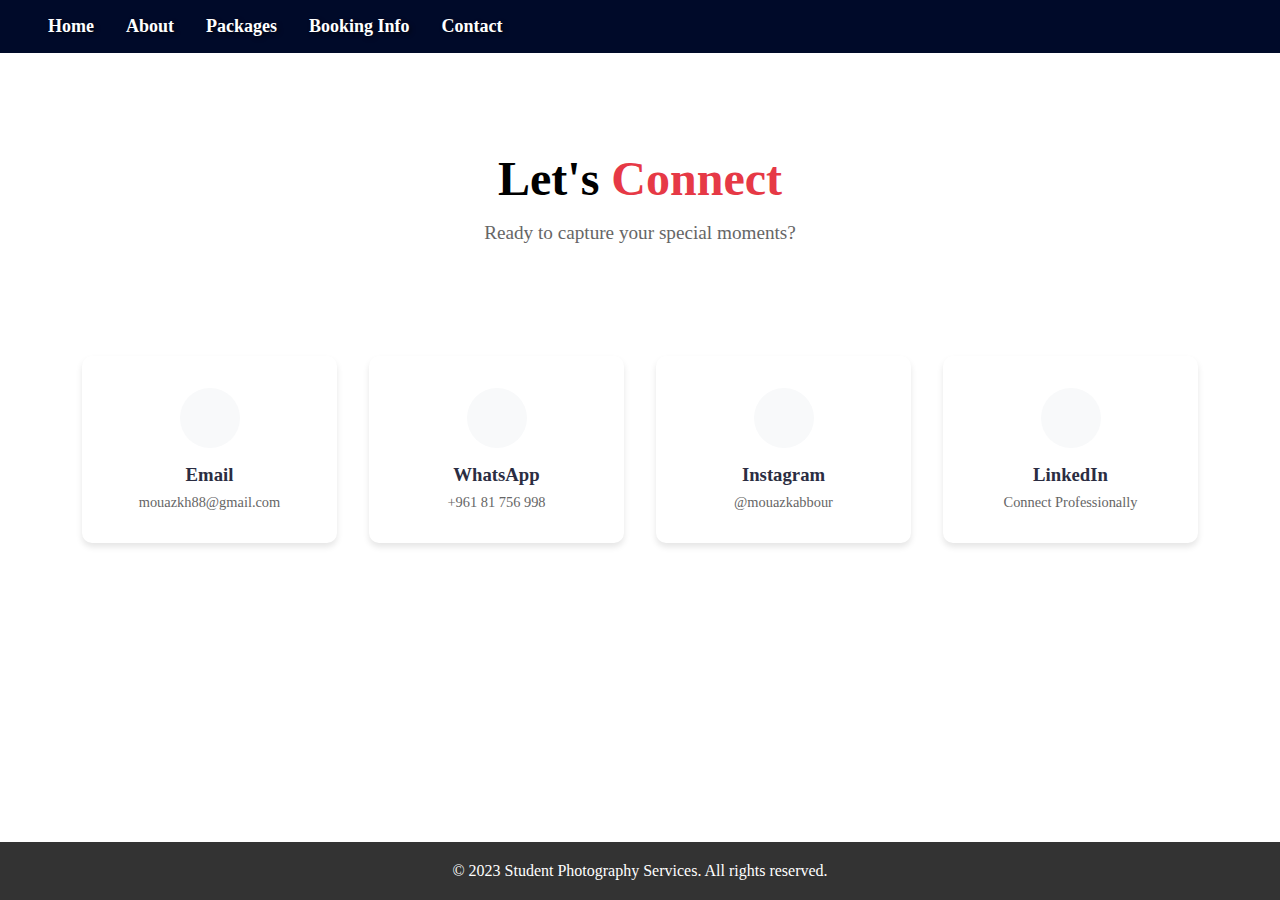
<file: contact.html>
<!DOCTYPE html>
<html lang="en">
<head>
    <meta charset="UTF-8">
    <meta name="viewport" content="width=device-width, initial-scale=1.0">
    <link rel="icon" href="assets/camico.ico">
    <link rel="stylesheet" href="style.css">
    <link rel="stylesheet" href="contact.css">
    <script src="script.js" defer></script>
    <title>Contact Me</title>
</head>
<body>
    <nav>
        <div class="hamburger">
            <span class="bar"></span>
            <span class="bar"></span>
            <span class="bar"></span>
        </div>
        <ul class="nav-menu">
            <li class="nav-item"><a href="index.html" class="nav-link">Home</a></li>
            <li class="nav-item"><a href="about.html" class="nav-link">About</a></li>
            <li class="nav-item"><a href="packages.html" class="nav-link">Packages</a></li>
            <li class="nav-item"><a href="#booking" class="nav-link">Booking Info</a></li>
            <li class="nav-item"><a href="contact.html" class="nav-link">Contact</a></li>
        </ul>
    </nav>

    <main>
        <div class="title-container">
            <h1 class="stylized-title">Let's <span class="highlight">Connect</span></h1>
            <p class="subtitle">Ready to capture your special moments?</p>
        </div>

        <div class="contact-container">
            <div class="contact-grid">
                <a href="mailto:mouazkh88@gmail.com" class="contact-card">
                    <div class="icon-wrapper">
                        <i class="fas fa-envelope"></i>
                    </div>
                    <h3>Email</h3>
                    <p>mouazkh88@gmail.com</p>
                </a>
                
                <a href="https://wa.me/96181756998" class="contact-card" target="_blank">
                    <div class="icon-wrapper">
                        <i class="fab fa-whatsapp"></i>
                    </div>
                    <h3>WhatsApp</h3>
                    <p>+961 81 756 998</p>
                </a>

                <a href="https://instagram.com/mouazkabbour" class="contact-card" target="_blank">
                    <div class="icon-wrapper">
                        <i class="fab fa-instagram"></i>
                    </div>
                    <h3>Instagram</h3>
                    <p>@mouazkabbour</p>
                </a>

                <a href="https://lb.linkedin.com/in/mouaz-kabbour-6b141a303" class="contact-card" target="_blank">
                    <div class="icon-wrapper">
                        <i class="fab fa-linkedin-in"></i>
                    </div>
                    <h3>LinkedIn</h3>
                    <p>Connect Professionally</p>
                </a>
            </div>
        </div>
    </main>

    <footer>
        <p>&copy; 2023 Student Photography Services. All rights reserved.</p>
    </footer>
</body>
</html>
</file>
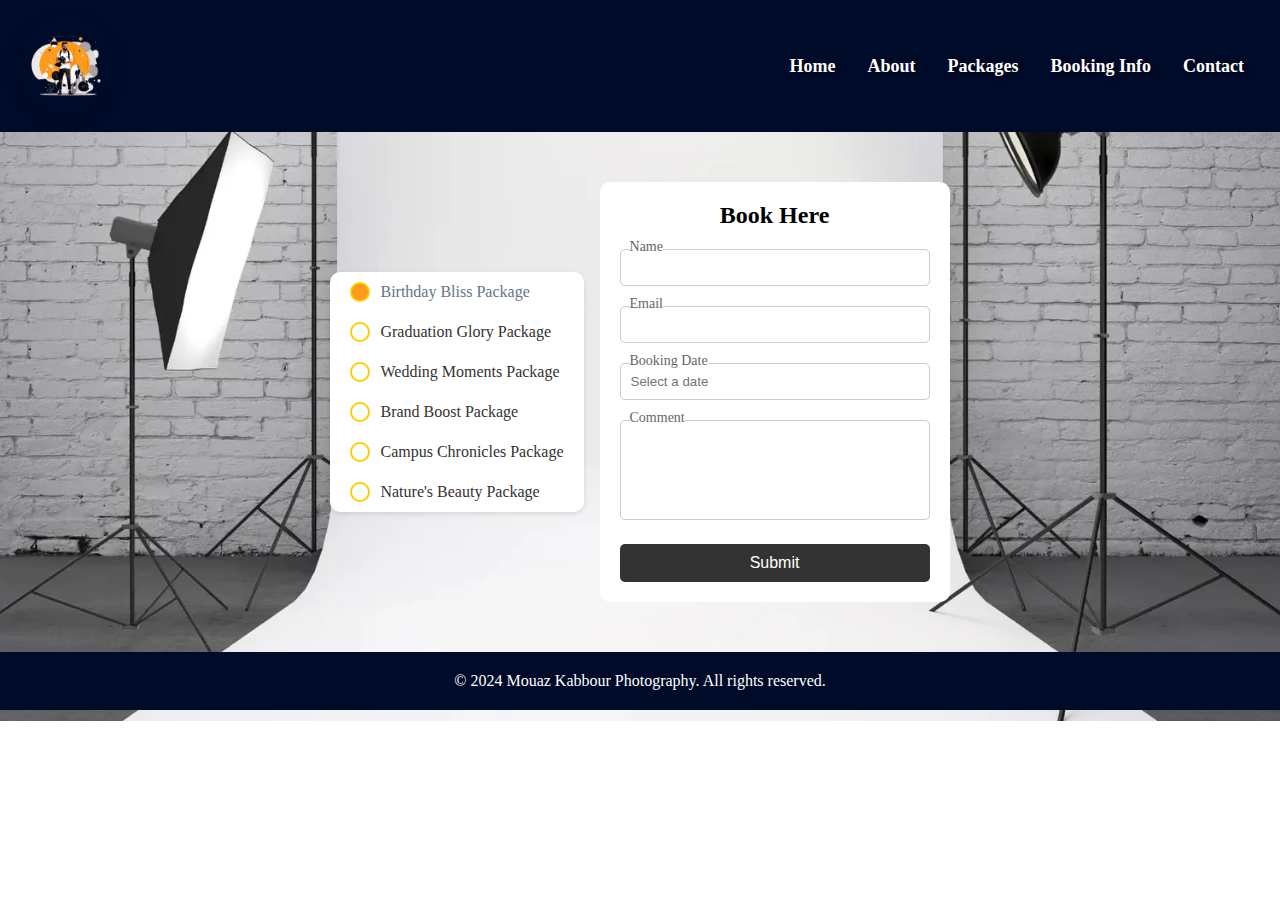
<file: project-Final/booking.html>
<!DOCTYPE html>
<html lang="en">
<head>
    <meta charset="UTF-8">
    <meta name="viewport" content="width=device-width, initial-scale=1.0">
    <link rel="icon" href="assets/camico.ico">
    <link rel="stylesheet" href="style.css">
    <link rel="stylesheet" href="booking.css">
    <link rel="stylesheet" href="jquery-ui-1.14.1.custom/jquery-ui.min.css">
    <script src="https://ajax.googleapis.com/ajax/libs/jquery/3.7.1/jquery.min.js"></script>
    <script src="jquery-ui-1.14.1.custom/jquery-ui.min.js"></script>
    <script src="booking.js"></script>
    <script src="script.js" defer></script>
    <title>Booking</title>
</head>
<body>
    <nav>
        <img class="logo" src="assets/cartoon-flat-illustration-photographer-with-camera_300636-3161-removebg-preview.png" alt="logo">
        <div class="hamburger">
            <span class="bar"></span>
            <span class="bar"></span>
            <span class="bar"></span>
        </div>
        <ul class="nav-menu">
            <li class="nav-item"><a href="index.html" class="nav-link">Home</a></li>
            <li class="nav-item"><a href="about.html" class="nav-link">About</a></li>
            <li class="nav-item"><a href="packages.html" class="nav-link">Packages</a></li>
            <li class="nav-item"><a href="booking.html" class="nav-link">Booking Info</a></li>
            <li class="nav-item"><a href="contact.html" class="nav-link">Contact</a></li>
        </ul>
    </nav>
    <main>
      <div class="container">
          <div class="custom-radio">
              <input type="radio" id="radio-1" name="tabs" checked="">
              <label class="radio-label" for="radio-1">
                  <div class="radio-circle"></div>
                  <span class="radio-text">Birthday Bliss Package</span>
              </label>
              <input type="radio" id="radio-2" name="tabs">
              <label class="radio-label" for="radio-2">
                  <div class="radio-circle"></div>
                  <span class="radio-text">Graduation Glory Package</span>
              </label>
              <input type="radio" id="radio-3" name="tabs">
              <label class="radio-label" for="radio-3">
                  <div class="radio-circle"></div>
                  <span class="radio-text">Wedding Moments Package </span>
              </label>
              <input type="radio" id="radio-4" name="tabs">
              <label class="radio-label" for="radio-4">
                <div class="radio-circle"></div>
                <span class="radio-text">Brand Boost Package </span>
            </label>
              <input type="radio" id="radio-5" name="tabs">
            <label class="radio-label" for="radio-5">
                <div class="radio-circle"></div>
                <span class="radio-text">Campus Chronicles Package </span>
            </label>
              <input type="radio" id="radio-6" name="tabs">
            <label class="radio-label" for="radio-6">
                <div class="radio-circle"></div>
                <span class="radio-text">Nature's Beauty Package </span>
            </label>
          </div>
          <div class="card">
              <span class="title">Book Here</span>
              <form class="form">
                  <div class="group">
                      <input placeholder="" type="text" required="">
                      <label for="name">Name</label>
                  </div>
                  <div class="group">
                      <input placeholder="" type="email" id="email" name="email" required="">
                      <label for="email">Email</label>
                  </div>
                  <div class="group">
                      <input placeholder="Select a date" type="text" id="booking-date" readonly required>
                      <label for="booking-date">Booking Date</label>
                  </div>
                  <div class="group">
                      <textarea placeholder="" id="comment" name="comment" rows="5" required=""></textarea>
                      <label for="comment">Comment</label>
                  </div>
                  <button type="submit">Submit</button>
              </form>
          </div>
      </div>
      <div id="popup" class="popup">
          <div class="popup-content">
              <span id="close-popup" class="close-button">&times;</span>
              <p>We will reach you as soon as possible. Thank You!</p>
          </div>
      </div>
  </main>
<footer>
    <p>&copy; 2024 Mouaz Kabbour Photography. All rights reserved.</p>
</footer> 
</body>
</html>
</file>
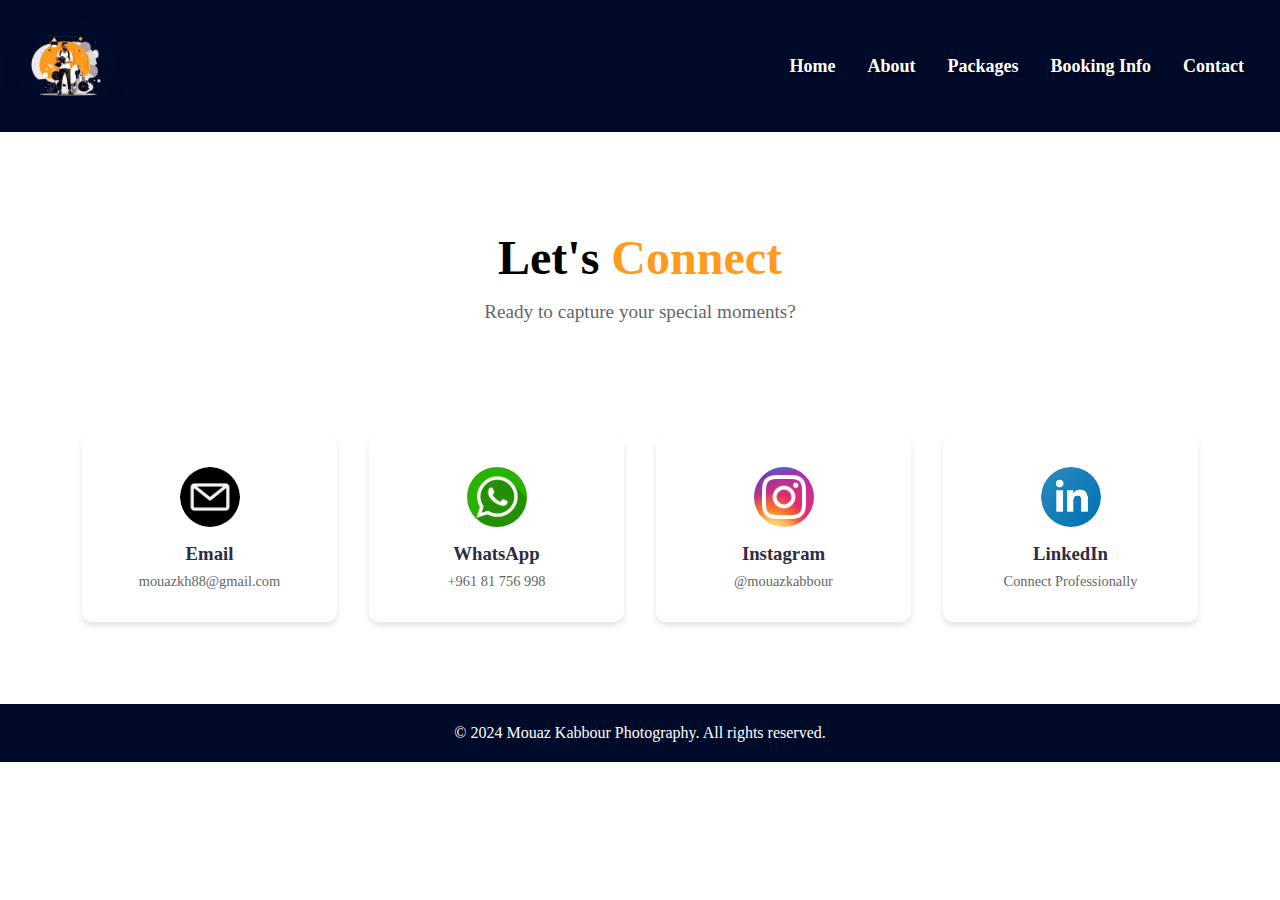
<file: project-Final/contact.html>
<!DOCTYPE html>
<html lang="en">
<head>
    <meta charset="UTF-8">
    <meta name="viewport" content="width=device-width, initial-scale=1.0">
    <link rel="icon" href="assets/camico.ico">
    <link rel="stylesheet" href="style.css">
    <link rel="stylesheet" href="contact.css">
    <script src="script.js" defer></script>
    <title>Contact Me</title>
</head>
<body>
    <nav>
        <img class="logo" src="assets/cartoon-flat-illustration-photographer-with-camera_300636-3161-removebg-preview.png" alt="logo">
        <div class="hamburger">
            <span class="bar"></span>
            <span class="bar"></span>
            <span class="bar"></span>
        </div>
        <ul class="nav-menu">
            <li class="nav-item"><a href="index.html" class="nav-link">Home</a></li>
            <li class="nav-item"><a href="about.html" class="nav-link">About</a></li>
            <li class="nav-item"><a href="packages.html" class="nav-link">Packages</a></li>
            <li class="nav-item"><a href="booking.html" class="nav-link">Booking Info</a></li>
            <li class="nav-item"><a href="contact.html" class="nav-link">Contact</a></li>
        </ul>
    </nav>

    <main>
        <div class="title-container">
            <h1 class="stylized-title">Let's <span class="highlight">Connect</span></h1>
            <p class="subtitle">Ready to capture your special moments?</p>
        </div>

        <div class="contact-container">
            <div class="contact-grid">
                <a href="mailto:mouazkh88@gmail.com" class="contact-card">
                    <div class="icon-wrapper">
                        <img src="assets/Email icon.png" alt="Email Icon">
                    </div>
                    <h3>Email</h3>
                    <p>mouazkh88@gmail.com</p>
                </a>
                <a href="https://wa.me/96181756998" class="contact-card" target="_blank">
                    <div class="icon-wrapper">
                        <img src="assets/whatsapp-icon.webp" alt="Whatsapp">
                    </div>
                    <h3>WhatsApp</h3>
                    <p>+961 81 756 998</p>
                </a>

                <a href="https://instagram.com/mouazkabbour" class="contact-card" target="_blank">
                    <div class="icon-wrapper">
                        <img src="assets/Instagram_icon.png.webp" alt="Instagram">
                    </div>
                    <h3>Instagram</h3>
                    <p>@mouazkabbour</p>
                </a>

                <a href="https://lb.linkedin.com/in/mouaz-kabbour-6b141a303" class="contact-card" target="_blank">
                    <div class="icon-wrapper">
                        <img src="assets/LinkedIn-icon.jpg" alt="LinkedIn">
                    </div>
                    <h3>LinkedIn</h3>
                    <p>Connect Professionally</p>
                </a>
            </div>
        </div>
    </main>

    <footer>
        <p>&copy; 2024 Mouaz Kabbour Photography. All rights reserved.</p>
    </footer>
</body>
</html>
</file>
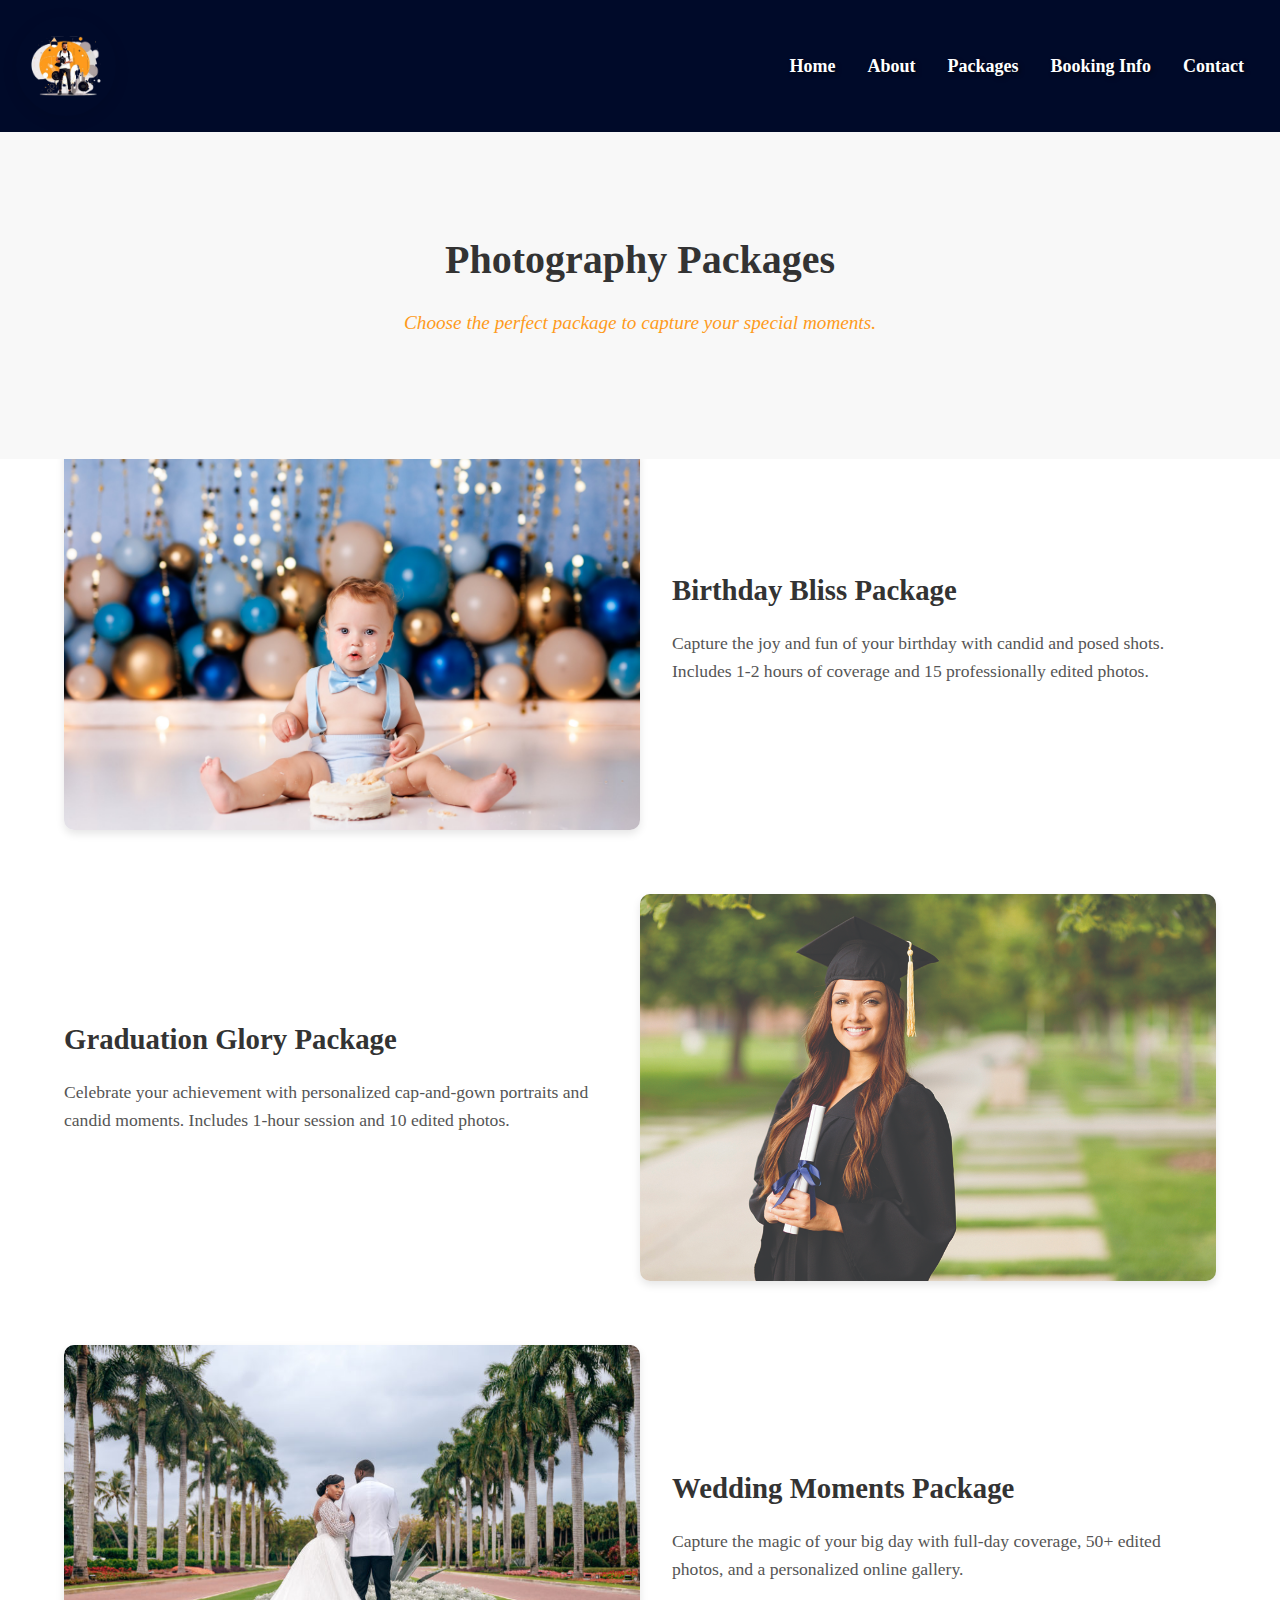
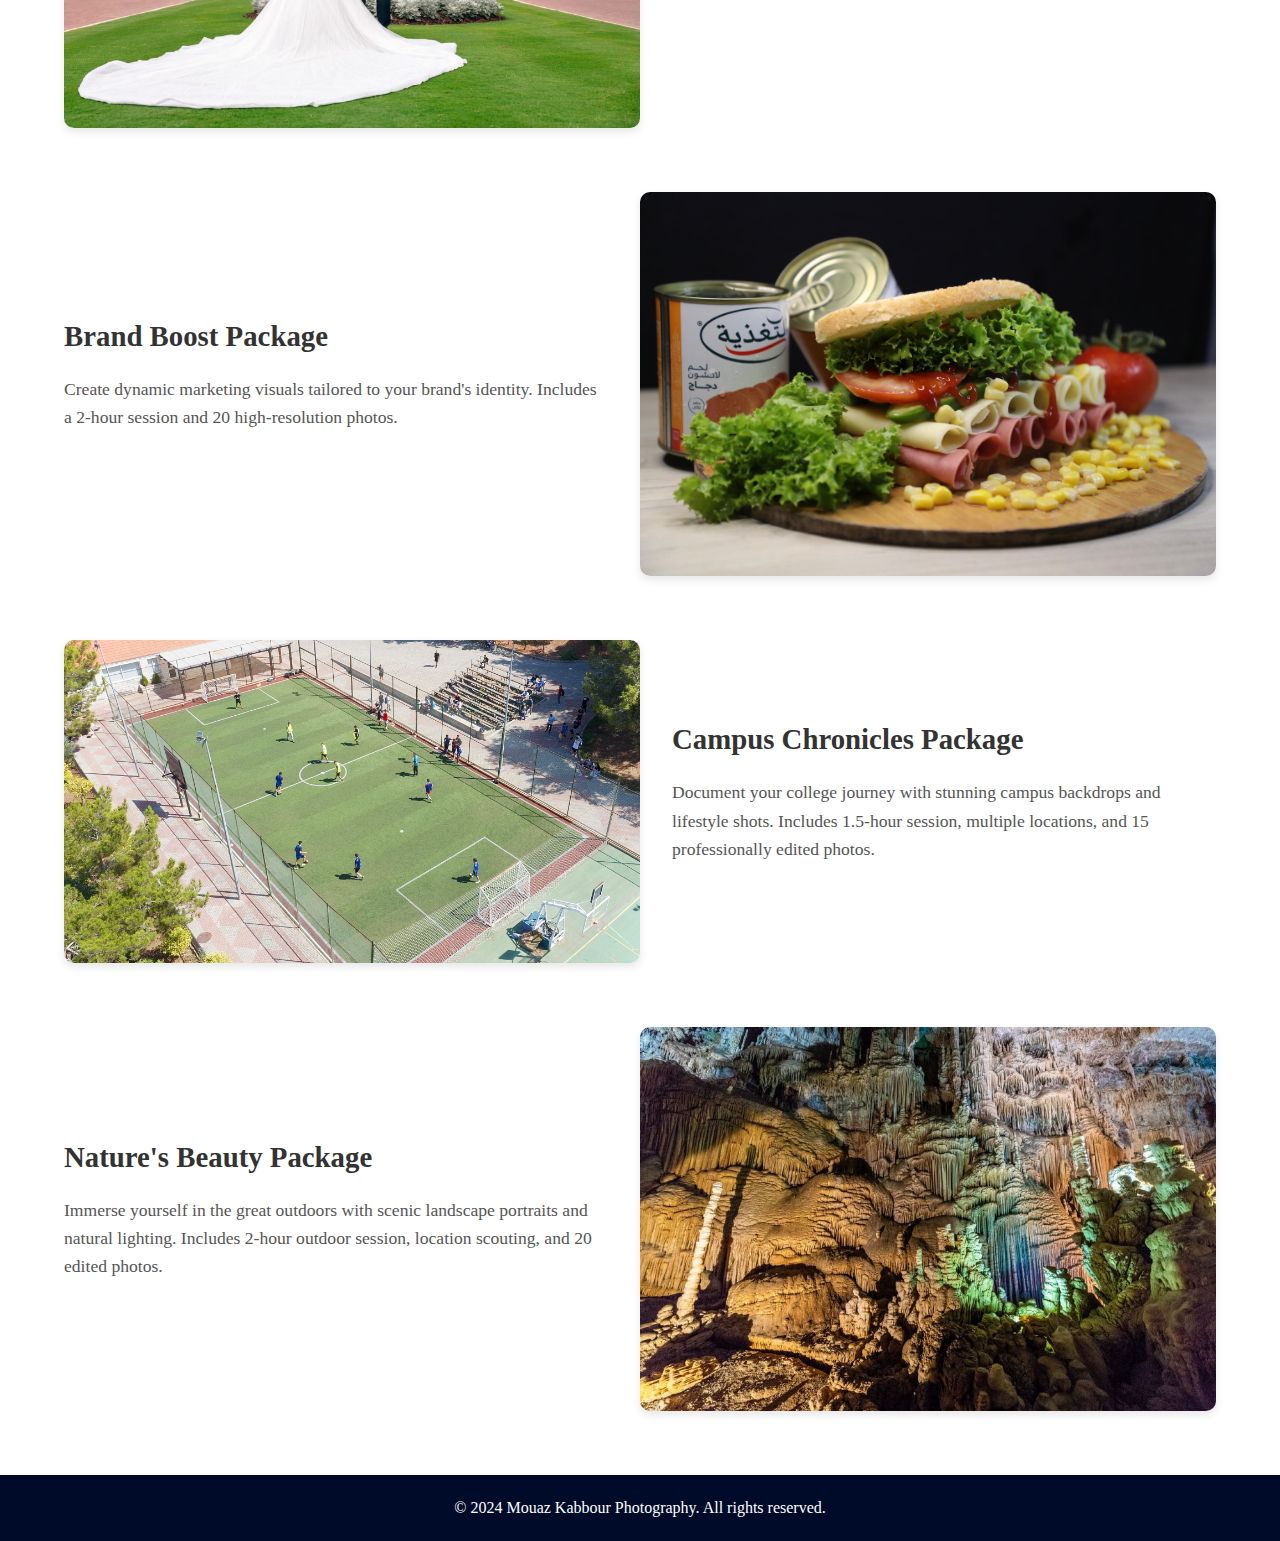
<file: project-Final/packages.html>
<!DOCTYPE html>
<html lang="en">

<head>
    <meta charset="UTF-8">
    <meta name="viewport" content="width=device-width, initial-scale=1.0">
    <title>Photography Packages</title>
    <link rel="icon" href="assets/camico.ico">
    <link rel="stylesheet" href="style.css">
    <link rel="stylesheet" href="packages.css">
    <script src="script.js" defer></script>
</head>

<body>
    <nav>
        <img class="logo"
            src="assets/cartoon-flat-illustration-photographer-with-camera_300636-3161-removebg-preview.png" alt="logo">
        <div class="hamburger">
            <span class="bar"></span>
            <span class="bar"></span>
            <span class="bar"></span>
        </div>
        <ul class="nav-menu">
            <li class="nav-item"><a href="index.html" class="nav-link">Home</a></li>
            <li class="nav-item"><a href="about.html" class="nav-link">About</a></li>
            <li class="nav-item"><a href="packages.html" class="nav-link">Packages</a></li>
            <li class="nav-item"><a href="booking.html" class="nav-link">Booking Info</a></li>
            <li class="nav-item"><a href="contact.html" class="nav-link">Contact</a></li>
        </ul>
    </nav>
    <header>
        <div class="hero">
            <div class="hero-content">
                <h1>Photography Packages</h1>
                <p class="tagline">Choose the perfect package to capture your special moments.</p>
            </div>
        </div>
    </header>

    <main>
        <section class="packages">
            <div class="package" id="birthday-package">
                <img src="assets/birthday.jpg" alt="Birthday photography" class="package-image">
                <div class="package-text">
                    <h2>Birthday Bliss Package</h2>
                    <p>Capture the joy and fun of your birthday with candid and posed shots. Includes 1-2 hours of
                        coverage and 15 professionally edited photos.</p>
                </div>
            </div>

            <div class="package" id="graduation-package">
                <img src="assets/graduation.jpg" alt="Graduation photography" class="package-image">
                <div class="package-text">
                    <h2>Graduation Glory Package</h2>
                    <p>Celebrate your achievement with personalized cap-and-gown portraits and candid moments. Includes
                        1-hour session and 10 edited photos.</p>
                </div>
                        </div>

    
            <div class="package" id="wedding-package">
                <img src="assets/wedding.jpg" alt="Wedding photography" class="package-image">
                <div class="package-text">
                    <h2>Wedding Moments Package</h2>
                    <p>Capture the magic of your big day with full-day coverage, 50+ edited photos, and a personalized
                        online gallery.</p>
                </div>
            </div>

            
            <div class="package" id="marketing-package">
                <img src="assets/marketing.jpg" alt="Marketing photography" class="package-image">
                <div class="package-text">
                    <h2>Brand Boost Package</h2>
                    <p>Create dynamic marketing visuals tailored to your brand's identity. Includes a 2-hour session and
                        20 high-resolution photos.</p>
                </div>
            </div>
           
            <div class="package" id="campus-package">
                <img src="assets/university.jpg" alt="Campus photography" class="package-image">
                <div class="package-text">
                    <h2>Campus Chronicles Package</h2>
                    <p>Document your college journey with stunning campus backdrops and lifestyle shots. Includes
                        1.5-hour session, multiple locations, and 15 professionally edited photos.</p>
                </div>
            </div>

            
            <div class="package" id="nature-package">
                <img src="assets/nature.jpg" alt="Nature photography" class="package-image">
                <div class="package-text">
                    <h2>Nature's Beauty Package</h2>
                    <p>Immerse yourself in the great outdoors with scenic landscape portraits and natural lighting.
                        Includes 2-hour outdoor session, location scouting, and 20 edited photos.</p>
                </div>
            </div>

        </section>
    </main>

    <footer>
        <p>&COPY; 2024 Mouaz Kabbour Photography. All rights reserved.</p>
    </footer>
</body>

</html>
</file>
<file: style.css>
* {
    margin: 0;
    padding: 0;
    box-sizing: border-box;
}

a {
    text-decoration: none;
    color: inherit;
}

header {
    color: white;
    background-image: url('assets/camera.jpg');
    background-size: cover;
    background-repeat: no-repeat;
    background-position: center;
    height: 250px;
    position: relative;
}
.header2 {
    background-color: #333;
    color: white;
    position: relative;
    height: 75px;
}

nav {
    background-color: #000a29;
    background-image: url("https://www.transparenttextures.com/patterns/axiom-pattern.png");
    display: flex;
    justify-content: space-between;
    align-items: center;
    padding: 1rem;
}

.nav-menu {
    
    display: flex;
    list-style: none;
    margin: 0;
    padding: 0;
}

.nav-item {
    margin-left: 2rem;
}

.hamburger {
    display: none;
    cursor: pointer;
}
.hero {
    padding: 6rem 2rem;
    background-color: #f8f8f8;
    text-align: center;
}

.hero-content {
    max-width: 800px;
    margin: 0 auto;
}

.hero h1 {
    font-size: 3.5rem;
    margin-bottom: 1rem;
    color: #333;
}

.hero .tagline {
    font-size: 1.5rem;
    color: #666;
    margin-bottom: 1.5rem;
    font-style: italic;
}

.hero .intro {
    font-size: 1.1rem;
    line-height: 1.6;
    color: #555;
    margin-bottom: 2rem;
}

.cta-button {
    display: inline-block;
    padding: 1rem 2rem;
    background-color: #333;
    color: #fff;
    text-decoration: none;
    border-radius: 4px;
    font-size: 1.1rem;
    transition: all 0.3s ease;
}

.cta-button:hover {
    background-color: #555;
    transform: translateY(-2px);
    box-shadow: 0 2px 8px rgba(0,0,0,0.1);
}


.bar {
    display: block;
    width: 25px;
    height: 3px;
    margin: 5px auto;
    background-color: #333;
    transition: all 0.3s ease;
}
nav a {
    text-decoration: none;
    font-size: 18px;
    font-weight: bold;
    text-shadow: 2px 2px 4px rgba(0,0,0,0.5);
    transition: color 0.3s ease; 
    color: #ffffff; 
}

nav a:hover {
    color: #ff0000; 
}

main {
    padding: 50px;
}

.gallery {
    display: grid;
    grid-template-columns: repeat(3, 1fr);
    gap: 1rem;
    padding: 1rem;
}

.gallery-item {
    border-radius: 25px;
    position: relative;
    overflow: hidden;
}

.gallery-item img {
    width: 100%;
    height: 100%;
    object-fit: cover;
    transition: filter 0.3s ease;
    border-radius: 25px;
}

.image-description {
    position: absolute;
    top: 0;
    left: 0;
    right: 0;
    bottom: 0;
    background-color: rgba(0, 0, 0, 0.7);
    color: white;
    padding: 1rem;
    opacity: 0;
    transition: opacity 0.3s ease;
    display: flex;
    align-items: center;
    justify-content: center;
    text-align: center;
    margin: 0;
}

.gallery-item:hover img {
    border-radius: 25px;
    filter: brightness(0.5);
}

.gallery-item:hover .image-description {
    opacity: 1;
}
footer {
    background-color: #333;
    color: white;
    text-align: center;
    padding: 20px;
    position: fixed;
    bottom: 0;
    width: 100%;
}


@media screen and (max-width: 700px) {
    .hamburger {
        display: block;
    }

    .hamburger.active .bar:nth-child(2) {
        opacity: 0;
    }

    .hamburger.active .bar:nth-child(1) {
        transform: translateY(8px) rotate(45deg);
    }

    .hamburger.active .bar:nth-child(3) {
        transform: translateY(-8px) rotate(-45deg);
    }

    .nav-menu {
        position: fixed;
        left: -100%;
        top: 70px;
        gap: 0;
        flex-direction: column;
        background-color: white;
        width: 100%;
        text-align: center;
        transition: 0.3s;
        box-shadow: 0 2px 5px rgba(0, 0, 0, 0.1);
    }

    .nav-item {
        margin: 16px 0;
    }

    .nav-menu.active {
        left: 0;
    }
    .hero {
        padding: 4rem 1.5rem;
    }

    .hero h1 {
        font-size: 2.5rem;
    }

    .hero .tagline {
        font-size: 1.25rem;
    }

    .hero .intro {
        font-size: 1rem;
    }

    header {
        height: auto;
        min-height: 200px;
    }

    .header2 {
        height: auto;
        padding: 15px;
    }

    main {
        padding: 20px;
    }

    .gallery {
        grid-template-columns: 1fr;
        gap: 1.5rem;
    }

    footer {
        position: relative;
    }
}
</file>
<file: contact.css>
.title-container {
    text-align: center;
    margin: 3rem 0;
}

.stylized-title {
    font-size: 3rem;
    margin-bottom: 1rem;
}

.highlight {
    color: #e63946;
}

.subtitle {
    font-size: 1.2rem;
    color: #666;
}

.contact-container {
    max-width: 1200px;
    margin: 0 auto;
    padding: 2rem;
}

.contact-grid {
    display: grid;
    grid-template-columns: repeat(auto-fit, minmax(250px, 1fr));
    gap: 2rem;
    margin-top: 2rem;
}

.contact-card {
    background: white;
    border-radius: 10px;
    padding: 2rem;
    text-align: center;
    text-decoration: none;
    color: #333;
    box-shadow: 0 4px 6px rgba(0, 0, 0, 0.1);
    transition: transform 0.3s ease, box-shadow 0.3s ease;
}

.contact-card:hover {
    transform: translateY(-5px);
    box-shadow: 0 6px 12px rgba(0, 0, 0, 0.15);
}

.icon-wrapper {
    width: 60px;
    height: 60px;
    background: #f8f9fa;
    border-radius: 50%;
    display: flex;
    align-items: center;
    justify-content: center;
    margin: 0 auto 1rem;
}

.icon-wrapper i {
    font-size: 1.5rem;
    color: #e63946;
}

.contact-card h3 {
    margin-bottom: 0.5rem;
    color: #2b2d42;
}

.contact-card p {
    color: #666;
    font-size: 0.9rem;
}

/* Responsive adjustments */
@media (max-width: 768px) {
    .contact-grid {
        grid-template-columns: 1fr;
        gap: 1.5rem;
    }
    
    .stylized-title {
        font-size: 2.5rem;
    }
}
</file>
<file: project-Final/style.css>
html{
    scroll-behavior: smooth;
}
* {
    margin: 0;
    padding: 0;
    box-sizing: border-box;
}

a {
    text-decoration: none;
    color: inherit;
}

header {
    color: white;
    background-size: cover;
    background-repeat: no-repeat;
    background-position: center;
    height: 250px;
    position: relative;
}
.header2 {
    background-color: #333;
    color: white;
    position: relative;
    height: 75px;
}

nav {
    background-color: #000a29;
    background-image: url("https://www.transparenttextures.com/patterns/axiom-pattern.png");
    display: flex;
    justify-content: space-between;
    align-items: center;
    padding: 1rem;
}

.nav-menu {
    
    display: flex;
    list-style: none;
    margin: 0;
    justify-content: space-between;
    align-items: center;
    padding: 0 20px;
}

.nav-item {
    margin-left: 2rem;

}
.logo{
    width: 100px;
    height: 100px;
    border-radius: 50%;
    overflow: hidden;
    box-shadow: 0 4px 15px rgba(0, 0, 0, 0.1);
    margin-right: 2rem;

}
.logo img {
    height: 50px; 
  }

.hamburger {
    display: none;
    cursor: pointer;
}
.hero {
    padding: 6rem 2rem;
    background-color: #f8f8f8;
    text-align: center;
}

.hero-content {
    max-width: 800px;
    margin: 0 auto;
}

.hero h1 {
    font-size: 3.5rem;
    margin-bottom: 1rem;
    color: #333;
}

.hero .tagline {
    font-size: 1.5rem;
    color: #fe9b1c;
    margin-bottom: 1.5rem;
    font-style: italic;
}

.hero .intro {
    font-size: 1.1rem;
    line-height: 1.6;
    color: #555;
    margin-bottom: 2rem;
}

.cta-button {
    display: inline-block;
    padding: 1rem 2rem;
    background-color: #333;
    color: #fff;
    text-decoration: none;
    border-radius: 4px;
    font-size: 1.1rem;
    transition: all 0.3s ease;
}

.cta-button:hover {
    background-color: #fe9b1c;
    transform: translateY(-2px);
    box-shadow: 0 2px 8px rgba(0,0,0,0.1);
}

.bar {
    display: block;
    width: 25px;
    height: 3px;
    margin: 5px auto;
    background-color: #333;
    transition: all 0.3s ease;
}
nav a {
    text-decoration: none;
    font-size: 18px;
    font-weight: bold;
    text-shadow: 2px 2px 4px rgba(0,0,0,0.5);
    transition: color 0.3s ease; 
    color: #ffffff; 
}

nav a:hover {
    color:#fe9b1c;
}

main {
    padding: 50px;
}

.gallery {
    display: grid;
    grid-template-columns: repeat(3, 1fr);
    gap: 1rem;
    padding: 1rem;
}

.gallery-item {
    border-radius: 25px;
    position: relative;
    overflow: hidden;
}

.gallery-item img {
    width: 100%;
    height: 100%;
    object-fit: cover;
    transition: filter 0.3s ease;
    border-radius: 25px;
}

.image-description {
    position: absolute;
    top: 0;
    left: 0;
    right: 0;
    bottom: 0;
    background-color: rgba(0, 0, 0, 0.7);
    color: white;
    padding: 1rem;
    opacity: 0;
    transition: opacity 0.3s ease;
    display: flex;
    align-items: center;
    justify-content: center;
    text-align: center;
    margin: 0;
}

.gallery-item:hover img {
    border-radius: 25px;
    filter: brightness(0.5);
}

.gallery-item:hover .image-description {
    opacity: 1;
}
footer {
    color: white;
    text-align: center;
    padding: 20px;
    bottom: 0;
    width: 100%;
    background-image: url("https://www.transparenttextures.com/patterns/axiom-pattern.png");
    background-color: #000a29;
}

@media screen and (max-width: 700px) {
    .hamburger {
        display: block;
    }

    .hamburger.active .bar:nth-child(2) {
        opacity: 0;
    }

    .hamburger.active .bar:nth-child(1) {
        transform: translateY(8px) rotate(45deg);
    }

    .hamburger.active .bar:nth-child(3) {
        transform: translateY(-8px) rotate(-45deg);
    }

    .nav-menu {
        position: fixed;
        left: -100%;
        top: 70px;
        gap: 0;
        flex-direction: column;
        background-color: white;
        width: 100%;
        text-align: center;
        transition: 0.3s;
        box-shadow: 0 2px 5px rgba(0, 0, 0, 0.1);
    }

    .nav-item {
        margin: 16px 0;
    }

    .nav-menu.active {
        left: 0;
    }
    .hero {
        padding: 4rem 1.5rem;
    }

    .hero h1 {
        font-size: 2.5rem;
    }

    .hero .hero-content .tagline {
        font-size: 1.25rem;
        color: #fe9b1c;
    }

    .hero .intro {
        font-size: 1rem;
    }

    header {
        height: auto;
        min-height: 200px;
    }

    .header2 {
        height: auto;
        padding: 15px;
    }

    main {
        padding: 20px;
    }

    .gallery {
        grid-template-columns: 1fr;
        gap: 1.5rem;
    }

    footer {
        position: relative;
    }
}
</file>
<file: project-Final/booking.css>
body{
  background-image: url(assets/Photo-Session.webp);
  background-repeat: no-repeat;
  background-size:cover;
}


.container {
  display: flex;
  justify-content: center;
  align-items: center;
  gap: 1rem;
}

.custom-radio {
  display: flex;
  flex-direction: column;
  background-color: #fff;
  border-radius: 10px;
  box-shadow: 0 2px 5px rgba(0, 0, 0, 0.1);
  overflow: hidden;
}

.custom-radio input[type="radio"] {
  display: none;
}

.radio-label {
  display: flex;
  align-items: center;
  padding: 10px 20px;
  cursor: pointer;
  transition: background-color 0.3s ease-in-out;
}

.radio-circle {
  width: 20px;
  height: 20px;
  border: 2px solid #ffcc00;
  border-radius: 50%;
  margin-right: 10px;
  transition: border-color 0.3s ease-in-out, background-color 0.3s ease-in-out;
}

.radio-text {
  font-size: 1rem;
  color: #333;
  transition: color 0.3s ease-in-out;
}



.custom-radio input[type="radio"]:checked+.radio-label .radio-circle {
  background-color: #fe9b1c;

  
}

.custom-radio input[type="radio"]:checked+.radio-label .radio-text {
  color: #64748b;
}

.card {
  background-color: #fff;
  border-radius: 10px;
  padding: 20px;
  width: 350px;
  display: flex;
  flex-direction: column;
}

.title {
  font-size: 24px;
  font-weight: 600;
  text-align: center;
}

.form {
  margin-top: 20px;
  display: flex;
  flex-direction: column;
}

.group {
  position: relative;
}

.form .group label {
  font-size: 14px;
  color: rgb(99, 102, 102);
  position: absolute;
  top: -10px;
  left: 10px;
  background-color: #fff;
  transition: all .3s ease;
}

.form .group input,
.form .group textarea {
  padding: 10px;
  border-radius: 5px;
  border: 1px solid rgba(0, 0, 0, 0.2);
  margin-bottom: 20px;
  outline: 0;
  width: 100%;
  background-color: transparent;
}

.form .group input:focus,
.form .group textarea:focus {
  border-color: #fe9b1c;
}

.form .group textarea {
  resize: none;
  height: 100px;
}

.form button {
  background-color: #333;
  color: #fff;
  border: none;
  border-radius: 5px;
  padding: 10px;
  font-size: 16px;
  cursor: pointer;
  transition: all 0.3s ease;
}

.form button:hover {
  background-color: #fe9b1c;
}

.popup {
  display: none;
  position: fixed;
  top: 0;
  left: 0;
  width: 100%;
  height: 100%;
  background-color: rgba(0, 0, 0, 0.6);
  z-index: 1000;

}

.popup-content {
  background-color: white;
  padding: 20px;
  border-radius: 10px;
  width: 300px;
  max-width: 80%;
  margin: 100px auto;
  text-align: center;
  position: relative;
}

.close-button {
  position: absolute;
  top: 10px;
  right: 15px;
  font-size: 18px;
  cursor: pointer;
  color: black;
}

.close-button:hover{
  color: #fe9b1c;
}

@media screen and (max-width: 700px) {
  .container{
    flex-direction: column;
  }

}
</file>
<file: project-Final/contact.css>
.title-container {
    text-align: center;
    margin: 3rem 0;
}

.stylized-title {
    font-size: 3rem;
    margin-bottom: 1rem;
}

.highlight {
    color: #fe9b1c;
}

.subtitle {
    font-size: 1.2rem;
    color: #666;
}

.contact-container {
    max-width: 1200px;
    margin: 0 auto;
    padding: 2rem;
}

.contact-grid {
    display: grid;
    grid-template-columns: repeat(auto-fit, minmax(250px, 1fr));
    gap: 2rem;
    margin-top: 2rem;
}

.contact-card {
    background: white;
    border-radius: 10px;
    padding: 2rem;
    text-align: center;
    text-decoration: none;
    color: #333;
    box-shadow: 0 4px 6px rgba(0, 0, 0, 0.1);
    transition: transform 0.3s ease, box-shadow 0.3s ease;
}

.contact-card:hover {
    transform: translateY(-5px);
    box-shadow: 0 6px 12px rgba(0, 0, 0, 0.15);
}

.icon-wrapper {
    width: 60px;
    height: 60px;
    background: #f8f9fa;
    border-radius: 50%;
    display: flex;
    align-items: center;
    justify-content: center;
    margin: 0 auto 1rem;
}

.icon-wrapper img {
    width: 100%;
    height: 100%;
    object-fit: cover;
    border-radius: 50%;
}

.contact-card h3 {
    margin-bottom: 0.5rem;
    color: #2b2d42;
}

.contact-card p {
    color: #666;
    font-size: 0.9rem;
}


@media (max-width: 768px) {
    .contact-grid {
        grid-template-columns: 1fr;
        gap: 1.5rem;
    }
    
    .stylized-title {
        font-size: 2.5rem;
    }
}
</file>
<file: project-Final/packages.css>
html{
    scroll-behavior: smooth;
}
body {
    line-height: 1.6;
    margin: 0;
    padding: 0;
}

header {
    color: white;
    background-color: #000a29;
    text-align: center;
}

.hero h1 {
    font-size: 2.5rem;
    margin-bottom: 1rem;
}

.hero .tagline {
    font-size: 1.2rem;
    color: #fe9b1c;
}

main {
    padding: 2rem;
}

.packages {
    display: flex;
    flex-direction: column;
    gap: 4rem;  
    padding: 2rem;
}

.package {
    display: flex;
    align-items: center;
    gap: 2rem;
    width: 100%; 
}

.package:nth-child(even) {
    flex-direction: row-reverse;
}
.package-image {
    width: 50%;
    border-radius: 10px;
    object-fit: cover;
    box-shadow: 0 4px 8px rgba(0, 0, 0, 0.1);
}

.package-text {
    flex: 1;
}

.package-text h2 {
    font-size: 1.8rem;
    color: #333;
    margin-bottom: 1rem;
}

.package-text p {
    font-size: 1.1rem;
    color: #555;
    margin-bottom: 1.5rem;
}

.package-text .cta-button {
    padding: 0.75rem 1.5rem;
    background-color: #333;
    color: #fff;
    text-decoration: none;
    border-radius: 4px;
    transition: all 0.3s ease;
}

.package-text .cta-button:hover {
    background-color: #fe9b1c;
    transform: translateY(-2px);
}

.cta-button {
    display: inline-block;
    padding: 0.75rem 1.5rem;
    background-color: #333;
    color: #fff;
    text-decoration: none;
    border-radius: 4px;
    transition: all 0.3s ease;
}

.cta-button:hover {
    background-color: #fe9b1c;
    transform: translateY(-2px);
}

@media screen and (max-width: 768px) {
    .package,
    .package:nth-child(even) {
        flex-direction: column;
    }
    
    .package-image,
    .package-text {
        width: 100%;
    }
}
</file>
